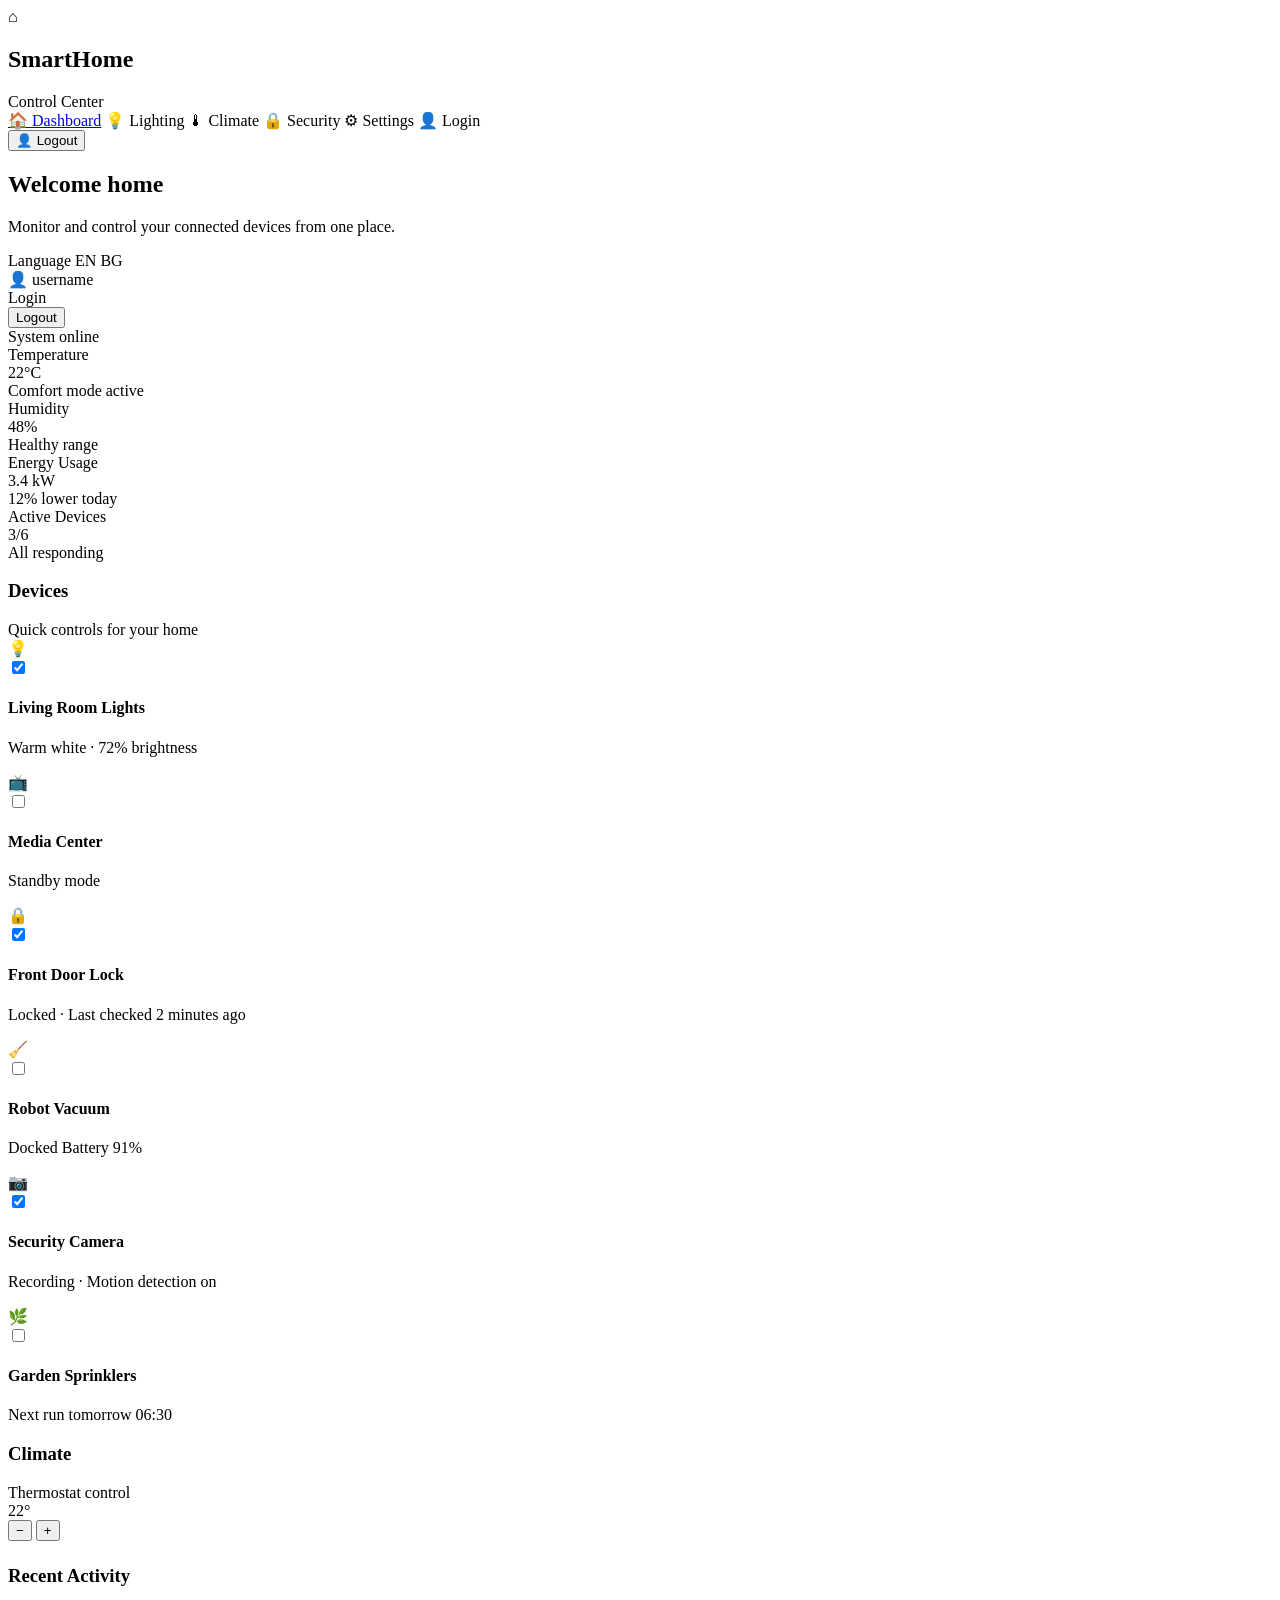
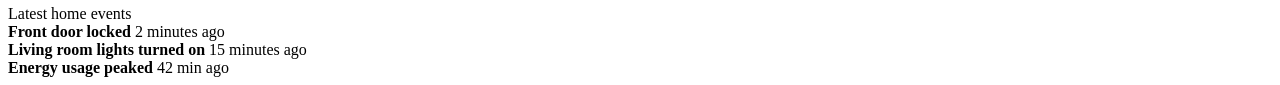
<file: src/main/resources/templates/index.html>
<!DOCTYPE html>
<html lang="en" th:lang="${#locale.language}"  xmlns:th="http://www.thymeleaf.org">
<head>
    <meta charset="UTF-8">
    <meta name="viewport" content="width=device-width, initial-scale=1.0">
    <title th:text="#{app.title}">Smart Home Dashboard</title>
    <link rel="stylesheet" th:href="@{/css/dashboard.css}">

</head>

<body>
<div class="app">
    <aside class="sidebar">
        <div class="brand">
            <div class="brand-icon">⌂</div>
            <div>
                <h1 th:text="#{app.brand}">SmartHome</h1>
                <span th:text="#{app.subtitle}">Control Center</span>
            </div>
        </div>

        <nav class="nav">
            <a class="nav-item active" href="#" th:text="'🏠 ' + #{nav.dashboard}">🏠 Dashboard</a>
            <a class="nav-item" th:href="@{/lighting}" th:text="'💡 ' + #{nav.lighting}">💡 Lighting</a>
            <a class="nav-item" th:href="@{/climate}" th:text="'🌡 ' + #{nav.climate}">🌡 Climate</a>
            <a class="nav-item" th:href="@{/security}" th:text="'🔒 ' + #{nav.security}">🔒 Security</a>
            <a class="nav-item" th:href="@{/settings}"  th:text="'⚙ ' + #{nav.settings}">⚙ Settings</a>
            <a class="nav-item" th:if="${loggedInUsername == null}" th:href="@{/login}" th:text="'👤 ' + #{nav.login}">👤 Login </a>
            <form th:if="${loggedInUsername != null}" th:action="@{/logout}" method="post" class="nav-logout-form">
                <button type="submit" class="nav-item nav-logout-button" th:text="'👤 ' + #{nav.logout}">
                    👤 Logout
                </button>
            </form>
        </nav>
    </aside>

    <main class="main">
        <section class="topbar">
            <div>
                <h2 th:text="#{topbar.welcome}">Welcome home</h2>
                <p th:text="#{topbar.description}">Monitor and control your connected devices from one place.</p>
            </div>

            <div class="topbar-actions">
                <div class="language-switch">
                    <span class="language-title" th:text="#{language.label}">Language</span>

                    <a class="language-button"
                       th:href="@{/(lang='en')}"
                       th:classappend="${#locale.language == 'en'} ? ' active' : ''">
                        EN
                    </a>

                    <a class="language-button"
                       th:href="@{/(lang='bg')}"
                       th:classappend="${#locale.language == 'bg'} ? ' active' : ''">
                        BG
                    </a>
                </div>
                <div class="user-pill" th:if="${loggedInUsername != null}">
                    👤 <span th:text="${loggedInUsername}">username</span>
                </div>
                <a th:if="${loggedInUsername == null}"
                   class="topbar-login-button"
                   th:href="@{/login}"
                   th:text="#{nav.login}">
                    Login
                </a>
                <form class="topbar-form" th:if="${loggedInUsername != null}" th:action="@{/logout}" method="post">
                    <button class="topbar-login-button" type="submit" th:text="#{nav.logout}">Logout</button>
                </form>
                <div class="status-pill">
                    <span class="status-dot"></span>
                    <span th:text="#{topbar.online}">System online</span>
                </div>
            </div>
        </section>

        <section class="summary-grid">
            <article class="summary-card">
                <div class="summary-label" th:text="#{summary.temperature}">Temperature</div>
                <div class="summary-value"><span id="summaryTemperature">22</span>°C</div>
                <div class="summary-trend" th:text="#{summary.temperature.status}">Comfort mode active</div>
            </article>

            <article class="summary-card">
                <div class="summary-label" th:text="#{summary.humidity}">Humidity</div>
                <div class="summary-value">48%</div>
                <div class="summary-trend" th:text="#{summary.humidity.status}">Healthy range</div>
            </article>

            <article class="summary-card">
                <div class="summary-label" th:text="#{summary.energy}">Energy Usage</div>
                <div class="summary-value">3.4 kW</div>
                <div class="summary-trend" th:text="#{summary.energy.status}">12% lower today</div>
            </article>

            <article class="summary-card">
                <div class="summary-label" th:text="#{summary.devices}">Active Devices</div>
                <div class="summary-value"><span id="activeDevices">3</span>/6</div>
                <div class="summary-trend" th:text="#{summary.devices.status}">All responding</div>
            </article>
        </section>

        <section class="content-grid">
            <div class="panel">
                <div class="panel-header">
                    <div>
                        <h3 th:text="#{devices.title}">Devices</h3>
                        <span th:text="#{devices.subtitle}">Quick controls for your home</span>
                    </div>
                </div>

                <div class="devices-grid">
                    <article class="device-card">
                        <div class="device-top">
                            <div class="device-icon">💡</div>
                            <label class="switch">
                                <input class="device-toggle" type="checkbox" checked>
                                <span class="slider"></span>
                            </label>
                        </div>
                        <h4 th:text="#{device.livingRoomLights}">Living Room Lights</h4>
                        <p th:text="#{device.livingRoomLights.details}">Warm white · 72% brightness</p>
                    </article>

                    <article class="device-card">
                        <div class="device-top">
                            <div class="device-icon">📺</div>
                            <label class="switch">
                                <input class="device-toggle" type="checkbox">
                                <span class="slider"></span>
                            </label>
                        </div>
                        <h4 th:text="#{device.mediaCenter}">Media Center</h4>
                        <p th:text="#{device.mediaCenter.details}">Standby mode</p>
                    </article>

                    <article class="device-card">
                        <div class="device-top">
                            <div class="device-icon">🔒</div>
                            <label class="switch">
                                <input class="device-toggle" type="checkbox" checked>
                                <span class="slider"></span>
                            </label>
                        </div>
                        <h4 th:text="#{device.frontDoorLock}" >Front Door Lock</h4>
                        <p th:text="#{device.frontDoorLock.details}">Locked · Last checked 2 minutes ago</p>
                    </article>

                    <article class="device-card">
                        <div class="device-top">
                            <div class="device-icon">🧹</div>
                            <label class="switch">
                                <input class="device-toggle" type="checkbox">
                                <span class="slider"></span>
                            </label>
                        </div>
                        <h4 th:text="#{device.robotVacuum}">Robot Vacuum</h4>
                        <p th:text="#{device.robotVacuum.details}">Docked Battery 91%</p>
                    </article>

                    <article class="device-card">
                        <div class="device-top">
                            <div class="device-icon">📷</div>
                            <label class="switch">
                                <input class="device-toggle" type="checkbox" checked>
                                <span class="slider"></span>
                            </label>
                        </div>
                        <h4 th:text="#{device.securityCamera}">Security Camera</h4>
                        <p th:text="#{device.securityCamera.details}">Recording · Motion detection on</p>
                    </article>

                    <article class="device-card">
                        <div class="device-top">
                            <div class="device-icon">🌿</div>
                            <label class="switch">
                                <input class="device-toggle" type="checkbox">
                                <span class="slider"></span>
                            </label>
                        </div>
                        <h4 th:text="#{device.gardenSprinklers}">Garden Sprinklers</h4>
                        <p th:text="#{device.gardenSprinklers.details}">Next run tomorrow 06:30</p>
                    </article>
                </div>
            </div>

            <div class="side-stack">
                <section class="panel">
                    <div class="panel-header">
                        <div>
                            <h3 th:text="#{climate.title}">Climate</h3>
                            <span th:text="#{climate.subtitle}">Thermostat control</span>
                        </div>
                    </div>

                    <div class="temperature-box">
                        <div>
                            <div class="temperature-ring">
                                <div class="temperature-value">
                                    <span id="temperatureValue">22</span>°
                                </div>
                            </div>

                            <div class="temperature-actions">
                                <button class="round-button" type="button" onclick="changeTemperature(-1)">−</button>
                                <button class="round-button" type="button" onclick="changeTemperature(1)">+</button>
                            </div>
                        </div>
                    </div>
                </section>

                <section class="panel" style="margin-top: 24px;">
                    <div class="panel-header">
                        <div>
                            <h3 th:text="#{activity.title}">Recent Activity</h3>
                            <span th:text="#{activity.subtitle}">Latest home events</span>
                        </div>
                    </div>

                    <div class="activity-list">
                        <div class="activity-item">
                            <span class="activity-dot"></span>
                            <div>
                                <strong th:text="#{activity.door}">Front door locked</strong>
                                <span th:text="#{activity.door.time}">2 minutes ago</span>
                            </div>
                        </div>

                        <div class="activity-item">
                            <span class="activity-dot" style="background: var(--success);"></span>
                            <div>
                                <strong th:text="#{activity.lights}">Living room lights turned on</strong>
                                <span th:text="#{activity.lights.time}">15 minutes ago</span>
                            </div>
                        </div>

                        <div class="activity-item">
                            <span class="activity-dot" style="background: var(--warning);"></span>
                            <div>
                                <strong th:text="#{activity.energy}">Energy usage peaked</strong>
                                <span th:text="#{activity.energy.time}">42 min ago</span>
                            </div>
                        </div>
                    </div>
                </section>
            </div>
        </section>
    </main>
</div>

<script>
    let temperature = 22;

    function changeTemperature(amount) {
        temperature += amount;

        if (temperature < 16) {
            temperature = 16;
        }

        if (temperature > 30) {
            temperature = 30;
        }

        document.getElementById("temperatureValue").textContent = temperature;
        document.getElementById("summaryTemperature").textContent = temperature;
    }

    function updateActiveDevices() {
        const toggles = document.querySelectorAll(".device-toggle");
        const activeCount = Array.from(toggles).filter(toggle => toggle.checked).length;

        document.getElementById("activeDevices").textContent = activeCount;
    }

    document.querySelectorAll(".device-toggle").forEach(toggle => {
        toggle.addEventListener(",change", updateActiveDevices);
    });

    updateActiveDevices();
</script>
</body>
</html>
</file>
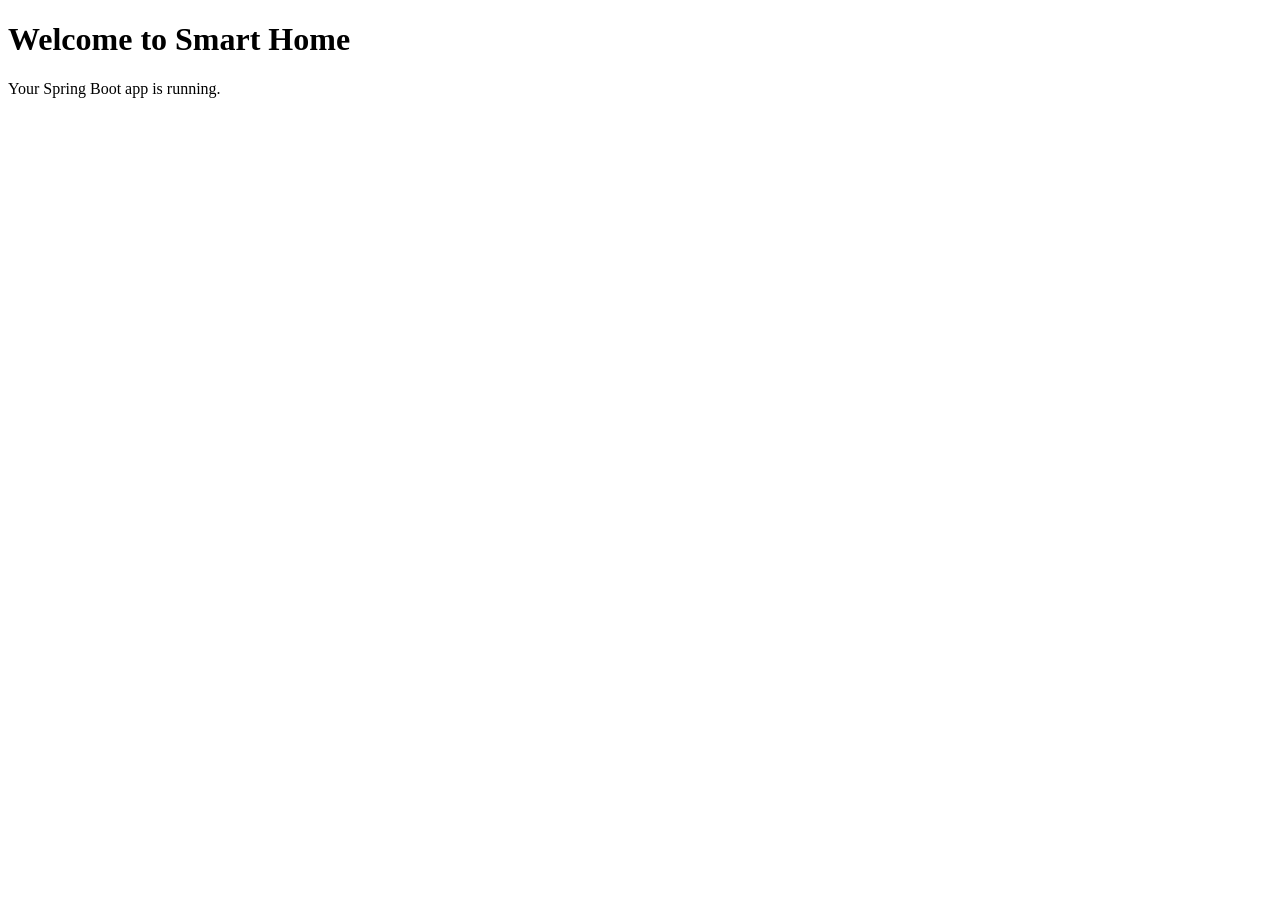
<file: src/SmartHomeApp.html>
<!DOCTYPE html>
<html lang="en">
<head>
    <meta charset="UTF-8">
    <title>Smart Home</title>
</head>
<body>
    <h1>Welcome to Smart Home</h1>
    <p>Your Spring Boot app is running.</p>
</body>
</html>
</file>
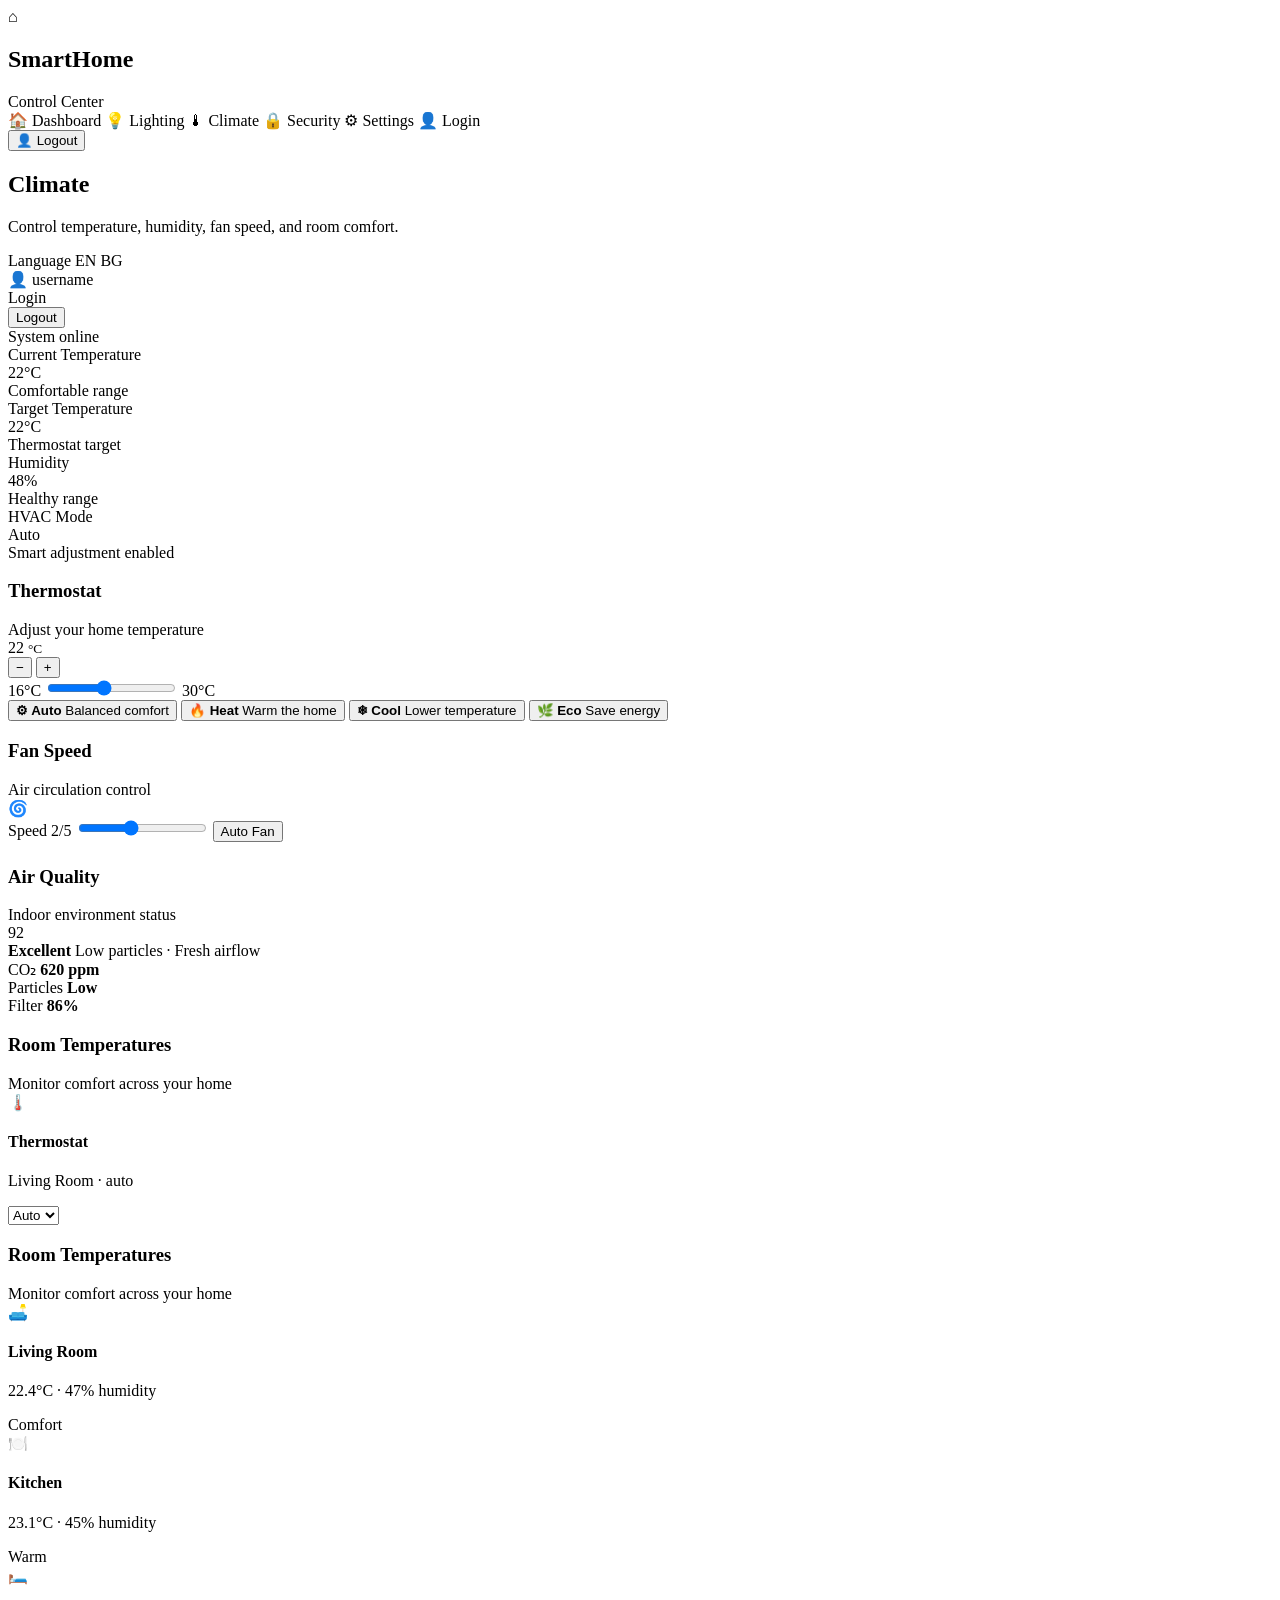
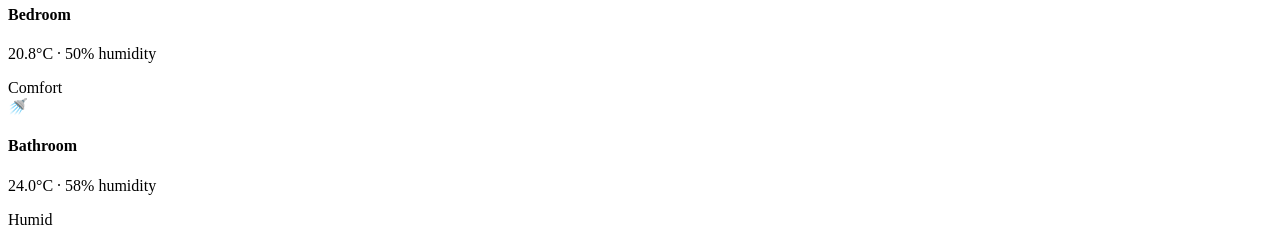
<file: src/main/resources/templates/climate.html>
<!DOCTYPE html>
<html lang="en" th:lang="${#locale.language}" xmlns:th="http://www.thymeleaf.org">
<head>
    <meta charset="UTF-8">
    <meta name="viewport" content="width=device-width, initial-scale=1.0">
    <title th:text="#{climate.page.title}">Climate - Smart Home</title>
    <link rel="stylesheet" th:href="@{/css/dashboard.css}">
</head>

<body>
<div class="app">
    <aside class="sidebar">
        <div class="brand">
            <div class="brand-icon">⌂</div>
            <div>
                <h1 th:text="#{app.brand}">SmartHome</h1>
                <span th:text="#{app.subtitle}">Control Center</span>
            </div>
        </div>

        <nav class="nav">
            <a class="nav-item" th:href="@{/}" th:text="'🏠 ' + #{nav.dashboard}">🏠 Dashboard</a>
            <a class="nav-item" th:href="@{/lighting}" th:text="'💡 ' + #{nav.lighting}">💡 Lighting</a>
            <a class="nav-item active" th:href="@{/climate}" th:text="'🌡 ' + #{nav.climate}">🌡 Climate</a>
            <a class="nav-item" th:href="@{/security}" th:text="'🔒 ' + #{nav.security}">🔒 Security</a>
            <a class="nav-item" th:href="@{/settings}"  th:text="'⚙ ' + #{nav.settings}">⚙ Settings</a>
            <a class="nav-item" th:if="${loggedInUsername == null}" th:href="@{/login}" th:text="'👤 ' + #{nav.login}">👤 Login </a>
            <form th:if="${loggedInUsername != null}" th:action="@{/logout}" method="post" class="nav-logout-form">
                <button type="submit" class="nav-item nav-logout-button" th:text="'👤 ' + #{nav.logout}">
                    👤 Logout
                </button>
            </form>
        </nav>
    </aside>

    <main class="main">
        <section class="topbar">
            <div>
                <h2 th:text="#{climate.page.heading}">Climate</h2>
                <p th:text="#{climate.page.description}">Control temperature, humidity, fan speed, and room comfort.</p>
            </div>

            <div class="topbar-actions">
                <div class="language-switch">
                    <span class="language-title" th:text="#{language.label}">Language</span>

                    <a class="language-button"
                       th:href="@{/climate(lang='en')}"
                       th:classappend="${#locale.language == 'en'} ? ' active' : ''">
                        EN
                    </a>

                    <a class="language-button"
                       th:href="@{/climate(lang='bg')}"
                       th:classappend="${#locale.language == 'bg'} ? ' active' : ''">
                        BG
                    </a>
                </div>
                <div class="user-pill" th:if="${loggedInUsername != null}">
                    👤 <span th:text="${loggedInUsername}">username</span>
                </div>
                <a th:if="${loggedInUsername == null}"
                   class="topbar-login-button"
                   th:href="@{/login}"
                   th:text="#{nav.login}">
                    Login
                </a>
                <form class="topbar-form" th:if="${loggedInUsername != null}" th:action="@{/logout}" method="post">
                    <button class="topbar-login-button" type="submit" th:text="#{nav.logout}">Logout</button>
                </form>
                <div class="status-pill">
                    <span class="status-dot"></span>
                    <span th:text="#{topbar.online}">System online</span>
                </div>
            </div>
        </section>

        <section class="summary-grid">
            <article class="summary-card">
                <div class="summary-label" th:text="#{climate.summary.currentTemperature}">Current Temperature</div>
                <div class="summary-value"><span id="currentTemperature">22</span>°C</div>
                <div class="summary-trend" th:text="#{climate.summary.currentTemperature.status}">Comfortable range</div>
            </article>

            <article class="summary-card">
                <div class="summary-label" th:text="#{climate.summary.targetTemperature}">Target Temperature</div>
                <div class="summary-value"><span id="targetTemperatureSummary">22</span>°C</div>
                <div class="summary-trend" th:text="#{climate.summary.targetTemperature.status}">Thermostat target</div>
            </article>

            <article class="summary-card">
                <div class="summary-label" th:text="#{climate.summary.humidity}">Humidity</div>
                <div class="summary-value"><span id="humidityValue">48</span>%</div>
                <div class="summary-trend" th:text="#{climate.summary.humidity.status}">Healthy range</div>
            </article>

            <article class="summary-card">
                <div class="summary-label" th:text="#{climate.summary.hvacMode}">HVAC Mode</div>
                <div class="summary-value climate-mode-summary" id="activeModeSummary" th:text="#{climate.mode.auto}">Auto</div>
                <div class="summary-trend" th:text="#{climate.summary.hvacMode.status}">Smart adjustment enabled</div>
            </article>
        </section>

        <section class="content-grid climate-layout">
            <div class="panel climate-control-panel">
                <div class="panel-header">
                    <div>
                        <h3 th:text="#{climate.thermostat.title}">Thermostat</h3>
                        <span th:text="#{climate.thermostat.subtitle}">Adjust your home temperature</span>
                    </div>

                    <span class="climate-status-badge"
                          id="systemStatus"
                          th:data-eco-saving="#{climate.status.ecoSaving}"
                          th:data-heating-active="#{climate.status.heatingActive}"
                          th:data-cooling-active="#{climate.status.coolingActive}"
                          th:data-stable="#{climate.status.stable}"
                          th:text="#{climate.status.heatingStandby}">
                        Heating standby
                    </span>
                </div>

                <div class="climate-thermostat">
                    <div class="climate-ring">
                        <div class="climate-ring-inner">
                            <span id="targetTemperature">22</span>
                            <small>°C</small>
                        </div>
                    </div>

                    <div class="climate-actions">
                        <button class="climate-round-button" type="button" onclick="changeTargetTemperature(-1)">−</button>
                        <button class="climate-round-button" type="button" onclick="changeTargetTemperature(1)">+</button>
                    </div>

                    <div class="temperature-range">
                        <span>16°C</span>
                        <input id="temperatureSlider"
                               class="temperature-slider"
                               type="range"
                               min="16"
                               max="30"
                               value="22"
                               oninput="setTargetTemperature(this.value)">
                        <span>30°C</span>
                    </div>
                </div>

                <div class="climate-modes">
                    <button class="mode-card active"
                            type="button"
                            th:data-mode="#{climate.mode.auto}"
                            onclick="setClimateMode(event, this.dataset.mode)">
                        <strong th:text="'⚙ ' + #{climate.mode.auto}">⚙ Auto</strong>
                        <span th:text="#{climate.mode.auto.description}">Balanced comfort</span>
                    </button>

                    <button class="mode-card"
                            type="button"
                            th:data-mode="#{climate.mode.heat}"
                            onclick="setClimateMode(event, this.dataset.mode)">
                        <strong th:text="'🔥 ' + #{climate.mode.heat}">🔥 Heat</strong>
                        <span th:text="#{climate.mode.heat.description}">Warm the home</span>
                    </button>

                    <button class="mode-card"
                            type="button"
                            th:data-mode="#{climate.mode.cool}"
                            onclick="setClimateMode(event, this.dataset.mode)">
                        <strong th:text="'❄ ' + #{climate.mode.cool}">❄ Cool</strong>
                        <span th:text="#{climate.mode.cool.description}">Lower temperature</span>
                    </button>

                    <button class="mode-card"
                            type="button"
                            th:data-mode="#{climate.mode.eco}"
                            onclick="setClimateMode(event, this.dataset.mode)">
                        <strong th:text="'🌿 ' + #{climate.mode.eco}">🌿 Eco</strong>
                        <span th:text="#{climate.mode.eco.description}">Save energy</span>
                    </button>
                </div>
            </div>

            <div class="side-stack">
                <section class="panel">
                    <div class="panel-header">
                        <div>
                            <h3 th:text="#{climate.fan.title}">Fan Speed</h3>
                            <span th:text="#{climate.fan.subtitle}">Air circulation control</span>
                        </div>
                    </div>

                    <div class="fan-control">
                        <div class="fan-icon" id="fanIcon">🌀</div>

                        <label class="brightness-label">
                            <span th:text="#{climate.fan.speed}">Speed</span>
                            <span class="brightness-value"><span id="fanSpeedValue">2</span>/5</span>
                        </label>

                        <input id="fanSpeedSlider"
                               class="brightness-slider"
                               type="range"
                               min="0"
                               max="5"
                               value="2"
                               oninput="updateFanSpeed(this.value)">

                        <button class="scene-button fan-auto-button"
                                type="button"
                                onclick="setAutoFan()"
                                th:text="#{climate.fan.auto}">
                            Auto Fan
                        </button>
                    </div>
                </section>

                <section class="panel" style="margin-top: 24px;">
                    <div class="panel-header">
                        <div>
                            <h3 th:text="#{climate.airQuality.title}">Air Quality</h3>
                            <span th:text="#{climate.airQuality.subtitle}">Indoor environment status</span>
                        </div>
                    </div>

                    <div class="air-quality-card">
                        <div class="air-quality-score">92</div>
                        <div>
                            <strong th:text="#{climate.airQuality.excellent}">Excellent</strong>
                            <span th:text="#{climate.airQuality.details}">Low particles · Fresh airflow</span>
                        </div>
                    </div>

                    <div class="climate-metric-list">
                        <div class="climate-metric">
                            <span th:text="#{climate.airQuality.co2}">CO₂</span>
                            <strong>620 ppm</strong>
                        </div>
                        <div class="climate-metric">
                            <span th:text="#{climate.airQuality.particles}">Particles</span>
                            <strong th:text="#{climate.airQuality.particles.low}">Low</strong>
                        </div>
                        <div class="climate-metric">
                            <span th:text="#{climate.airQuality.filter}">Filter</span>
                            <strong>86%</strong>
                        </div>
                    </div>
                </section>
            </div>
        </section>

        <section class="panel room-climate-panel">
            <div class="panel-header">
                <div>
                    <h3 th:text="#{climate.rooms.title}">Room Temperatures</h3>
                    <span th:text="#{climate.rooms.subtitle}">Monitor comfort across your home</span>
                </div>
            </div>

            <div class="room-climate-grid">
                <article class="room-climate-card" th:each="device : ${devices}">
                    <div class="device-icon">🌡️</div>

                    <div>
                        <h4 th:text="${device.name}">Thermostat</h4>
                        <p>
                            <span th:text="${device.room}">Living Room</span>
                            ·
                            <span th:text="${device.mode}">auto</span>
                        </p>
                    </div>

                    <form th:action="@{/devices/mode}" method="post">
                        <input type="hidden" name="deviceId" th:value="${device.id}">
                        <input type="hidden" name="returnTo" value="/climate">

                        <select name="mode" class="form-input" onchange="this.form.submit()">
                            <option value="auto" th:selected="${device.mode == 'auto'}">Auto</option>
                            <option value="heat" th:selected="${device.mode == 'heat'}">Heat</option>
                            <option value="cool" th:selected="${device.mode == 'cool'}">Cool</option>
                            <option value="eco" th:selected="${device.mode == 'eco'}">Eco</option>
                        </select>
                    </form>
                </article>
            </div>
        </section>

        <section class="panel room-climate-panel">
            <div class="panel-header">
                <div>
                    <h3 th:text="#{climate.rooms.title}">Room Temperatures</h3>
                    <span th:text="#{climate.rooms.subtitle}">Monitor comfort across your home</span>
                </div>
            </div>

            <div class="room-climate-grid">
                <article class="room-climate-card">
                    <div class="device-icon">🛋️</div>
                    <div>
                        <h4 th:text="#{climate.room.livingRoom}">Living Room</h4>
                        <p th:text="#{climate.room.livingRoom.details}">22.4°C · 47% humidity</p>
                    </div>
                    <span class="room-status comfortable" th:text="#{climate.room.status.comfort}">Comfort</span>
                </article>

                <article class="room-climate-card">
                    <div class="device-icon">🍽️</div>
                    <div>
                        <h4 th:text="#{climate.room.kitchen}">Kitchen</h4>
                        <p th:text="#{climate.room.kitchen.details}">23.1°C · 45% humidity</p>
                    </div>
                    <span class="room-status warm" th:text="#{climate.room.status.warm}">Warm</span>
                </article>

                <article class="room-climate-card">
                    <div class="device-icon">🛏️</div>
                    <div>
                        <h4 th:text="#{climate.room.bedroom}">Bedroom</h4>
                        <p th:text="#{climate.room.bedroom.details}">20.8°C · 50% humidity</p>
                    </div>
                    <span class="room-status comfortable" th:text="#{climate.room.status.comfort}">Comfort</span>
                </article>

                <article class="room-climate-card">
                    <div class="device-icon">🚿</div>
                    <div>
                        <h4 th:text="#{climate.room.bathroom}">Bathroom</h4>
                        <p th:text="#{climate.room.bathroom.details}">24.0°C · 58% humidity</p>
                    </div>
                    <span class="room-status humid" th:text="#{climate.room.status.humid}">Humid</span>
                </article>
            </div>
        </section>
    </main>
</div>

<script>
    let targetTemperature = 22;

    function changeTargetTemperature(amount) {
        setTargetTemperature(targetTemperature + amount);
    }

    function setTargetTemperature(value) {
        targetTemperature = Number(value);

        if (targetTemperature < 16) {
            targetTemperature = 16;
        }

        if (targetTemperature > 30) {
            targetTemperature = 30;
        }

        document.getElementById("targetTemperature").textContent = targetTemperature;
        document.getElementById("targetTemperatureSummary").textContent = targetTemperature;
        document.getElementById("temperatureSlider").value = targetTemperature;

        updateSystemStatus();
    }

    function setClimateMode(event, mode) {
        document.querySelectorAll(".mode-card").forEach(card => {
            card.classList.remove("active");
        });

        event.currentTarget.classList.add("active");
        document.getElementById("activeModeSummary").textContent = mode;

        updateSystemStatus();
    }

    function updateSystemStatus() {
        const currentTemperature = Number(document.getElementById("currentTemperature").textContent);
        const activeMode = document.getElementById("activeModeSummary").textContent;
        const systemStatus = document.getElementById("systemStatus");
        const ecoMode = document.querySelector(".mode-card:nth-child(4)").dataset.mode;

        if (activeMode === ecoMode) {
            systemStatus.textContent = systemStatus.dataset.ecoSaving;
            return;
        }

        if (targetTemperature > currentTemperature) {
            systemStatus.textContent = systemStatus.dataset.heatingActive;
        } else if (targetTemperature < currentTemperature) {
            systemStatus.textContent = systemStatus.dataset.coolingActive;
        } else {
            systemStatus.textContent = systemStatus.dataset.stable;
        }
    }

    function updateFanSpeed(value) {
        document.getElementById("fanSpeedValue").textContent = value;

        const fanIcon = document.getElementById("fanIcon");

        if (Number(value) === 0) {
            fanIcon.textContent = "⏸";
        } else {
            fanIcon.textContent = "🌀";
        }
    }

    function setAutoFan() {
        document.getElementById("fanSpeedSlider").value = 3;
        updateFanSpeed(3);
    }

    updateSystemStatus();
</script>
</body>
</html>
</file>
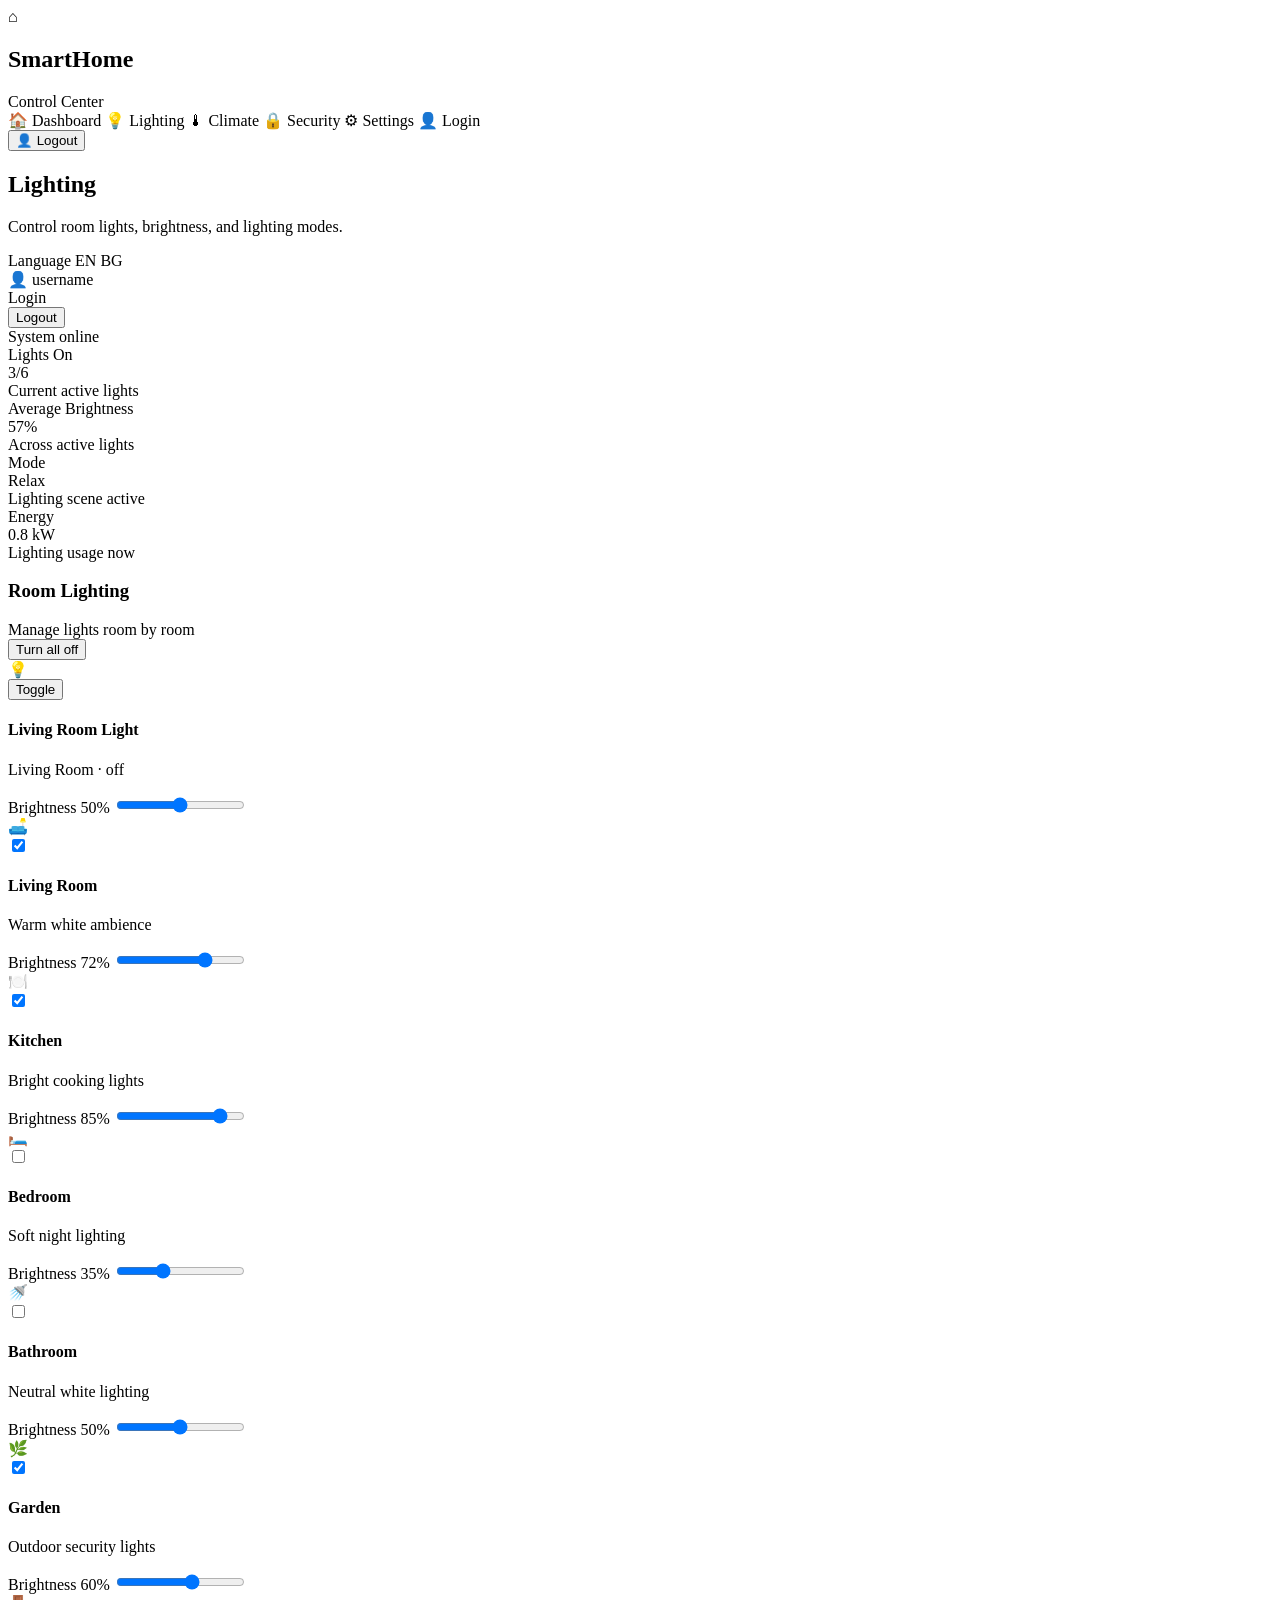
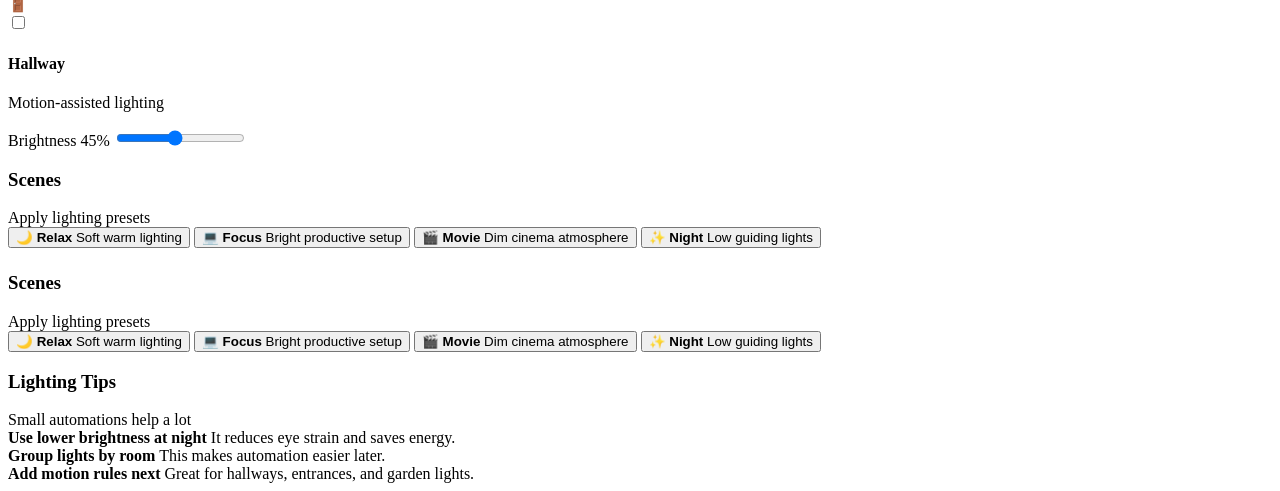
<file: src/main/resources/templates/lighting.html>
<!DOCTYPE html>
<html lang="en" th:lang="${#locale.language}" xmlns:th="http://www.thymeleaf.org">
<head>
    <meta charset="UTF-8">
    <meta name="viewport" content="width=device-width, initial-scale=1.0">
    <title th:text="#{lighting.page.title}">Lighting - Smart Home</title>
    <link rel="stylesheet" th:href="@{/css/dashboard.css}">
</head>

<body>
<div class="app">
    <aside class="sidebar">
        <div class="brand">
            <div class="brand-icon">⌂</div>
            <div>
                <h1 th:text="#{app.brand}">SmartHome</h1>
                <span th:text="#{app.subtitle}">Control Center</span>
            </div>
        </div>

        <nav class="nav">
            <a class="nav-item" th:href="@{/}" th:text="'🏠 ' + #{nav.dashboard}">🏠 Dashboard</a>
            <a class="nav-item active" th:href="@{/lighting}" th:text="'💡 ' + #{nav.lighting}">💡 Lighting</a>
            <a class="nav-item" th:href="@{/climate}" th:text="'🌡 ' + #{nav.climate}">🌡 Climate</a>
            <a class="nav-item" th:href="@{/security}" th:text="'🔒 ' + #{nav.security}">🔒 Security</a>
            <a class="nav-item" th:href="@{/settings}"  th:text="'⚙ ' + #{nav.settings}">⚙ Settings</a>
            <a class="nav-item" th:if="${loggedInUsername == null}" th:href="@{/login}" th:text="'👤 ' + #{nav.login}">👤 Login </a>
            <form th:if="${loggedInUsername != null}" th:action="@{/logout}" method="post" class="nav-logout-form">
                <button type="submit" class="nav-item nav-logout-button" th:text="'👤 ' + #{nav.logout}">
                    👤 Logout
                </button>
            </form>
            </form>
        </nav>
    </aside>

    <main class="main">
        <section class="topbar">
            <div>
                <h2 th:text="#{lighting.page.heading}">Lighting</h2>
                <p th:text="#{lighting.page.description}">Control room lights, brightness, and lighting modes.</p>
            </div>

            <div class="topbar-actions">
                <div class="language-switch">
                    <span class="language-title" th:text="#{language.label}">Language</span>

                    <a class="language-button"
                       th:href="@{/lighting(lang='en')}"
                       th:classappend="${#locale.language == 'en'} ? ' active' : ''">
                        EN
                    </a>

                    <a class="language-button"
                       th:href="@{/lighting(lang='bg')}"
                       th:classappend="${#locale.language == 'bg'} ? ' active' : ''">
                        BG
                    </a>
                </div>

                <div class="user-pill" th:if="${loggedInUsername != null}">
                    👤 <span th:text="${loggedInUsername}">username</span>
                </div>
                <a th:if="${loggedInUsername == null}"
                   class="topbar-login-button"
                   th:href="@{/login}"
                   th:text="#{nav.login}">
                    Login
                </a>
                <form class="topbar-form" th:if="${loggedInUsername != null}" th:action="@{/logout}" method="post">
                    <button class="topbar-login-button" type="submit" th:text="#{nav.logout}">Logout</button>
                </form>
                <div class="status-pill">
                    <span class="status-dot"></span>
                    <span th:text="#{topbar.online}">System online</span>
                </div>
            </div>
        </section>

        <section class="summary-grid">
            <article class="summary-card">
                <div class="summary-label" th:text="#{lighting.summary.lightsOn}">Lights On</div>
                <div class="summary-value"><span id="lightsOnCount">3</span>/6</div>
                <div class="summary-trend" th:text="#{lighting.summary.lightsOn.status}">Current active lights</div>
            </article>

            <article class="summary-card">
                <div class="summary-label" th:text="#{lighting.summary.averageBrightness}">Average Brightness</div>
                <div class="summary-value"><span id="averageBrightness">62</span>%</div>
                <div class="summary-trend" th:text="#{lighting.summary.averageBrightness.status}">Across active lights</div>
            </article>

            <article class="summary-card">
                <div class="summary-label" th:text="#{lighting.summary.mode}">Mode</div>
                <div class="summary-value" id="currentMode" th:text="#{lighting.scene.relax}">Relax</div>
                <div class="summary-trend" th:text="#{lighting.summary.mode.status}">Lighting scene active</div>
            </article>

            <article class="summary-card">
                <div class="summary-label" th:text="#{lighting.summary.energy}">Energy</div>
                <div class="summary-value" th:text="#{lighting.summary.energy.value}">0.8 kW</div>
                <div class="summary-trend" th:text="#{lighting.summary.energy.status}">Lighting usage now</div>
            </article>
        </section>

        <section class="content-grid lighting-layout">
            <div class="panel">
                <div class="panel-header">
                    <div>
                        <h3 th:text="#{lighting.rooms.title}">Room Lighting</h3>
                        <span th:text="#{lighting.rooms.subtitle}">Manage lights room by room</span>
                    </div>

                    <button class="scene-button" type="button" onclick="turnOffAllLights()" th:text="#{lighting.rooms.turnOffAll}">
                        Turn all off
                    </button>
                </div>

                <div class="lighting-grid">

                    <article class="light-card" th:each="device : ${devices}">
                        <div class="light-card-top">
                            <div class="device-icon">💡</div>

                            <form th:action="@{/devices/toggle}" method="post">
                                <input type="hidden" name="deviceId" th:value="${device.id}">
                                <button type="submit" class="scene-button"
                                        th:text="${device.status == 'on'} ? 'Turn off' : 'Turn on'">
                                    Toggle
                                </button>
                            </form>
                        </div>

                        <h4 th:text="${device.name}">Living Room Light</h4>
                        <p>
                            <span th:text="${device.room}">Living Room</span>
                            ·
                            <span th:text="${device.status}">off</span>
                        </p>

                        <form th:action="@{/devices/brightness}" method="post">
                            <input type="hidden" name="deviceId" th:value="${device.id}">

                            <label class="brightness-label">
                                <span th:text="#{lighting.brightness}">Brightness</span>
                                <span class="brightness-value">
                                        <span th:text="${device.brightness}">100</span>%
                                    </span>
                            </label>

                            <input class="brightness-slider"
                                   type="range"
                                   min="0"
                                   max="100"
                                   name="brightness"
                                   th:value="${device.brightness}"
                                   onchange="this.form.submit()">
                        </form>
                    </article>

                    <article class="light-card">
                        <div class="light-card-top">
                            <div class="device-icon">🛋️</div>
                            <label class="switch">
                                <input class="light-toggle" type="checkbox" checked>
                                <span class="slider"></span>
                            </label>
                        </div>

                        <h4 th:text="#{lighting.room.livingRoom}">Living Room</h4>
                        <p th:text="#{lighting.room.livingRoom.details}">Warm white ambience</p>

                        <label class="brightness-label">
                            <span th:text="#{lighting.brightness}">Brightness</span>
                            <span class="brightness-value">72%</span>
                        </label>
                        <input class="brightness-slider" type="range" min="0" max="100" value="72">
                    </article>

                    <article class="light-card">
                        <div class="light-card-top">
                            <div class="device-icon">🍽️</div>
                            <label class="switch">
                                <input class="light-toggle" type="checkbox" checked>
                                <span class="slider"></span>
                            </label>
                        </div>

                        <h4 th:text="#{lighting.room.kitchen}">Kitchen</h4>
                        <p th:text="#{lighting.room.kitchen.details}">Bright cooking lights</p>

                        <label class="brightness-label">
                            <span th:text="#{lighting.brightness}">Brightness</span>
                            <span class="brightness-value">85%</span>
                        </label>
                        <input class="brightness-slider" type="range" min="0" max="100" value="85">
                    </article>

                    <article class="light-card">
                        <div class="light-card-top">
                            <div class="device-icon">🛏️</div>
                            <label class="switch">
                                <input class="light-toggle" type="checkbox">
                                <span class="slider"></span>
                            </label>
                        </div>

                        <h4 th:text="#{lighting.room.bedroom}">Bedroom</h4>
                        <p th:text="#{lighting.room.bedroom.details}">Soft night lighting</p>

                        <label class="brightness-label">
                            <span th:text="#{lighting.brightness}">Brightness</span>
                            <span class="brightness-value">35%</span>
                        </label>
                        <input class="brightness-slider" type="range" min="0" max="100" value="35">
                    </article>

                    <article class="light-card">
                        <div class="light-card-top">
                            <div class="device-icon">🚿</div>
                            <label class="switch">
                                <input class="light-toggle" type="checkbox">
                                <span class="slider"></span>
                            </label>
                        </div>

                        <h4 th:text="#{lighting.room.bathroom}">Bathroom</h4>
                        <p th:text="#{lighting.room.bathroom.details}">Neutral white lighting</p>

                        <label class="brightness-label">
                            <span th:text="#{lighting.brightness}">Brightness</span>
                            <span class="brightness-value">50%</span>
                        </label>
                        <input class="brightness-slider" type="range" min="0" max="100" value="50">
                    </article>

                    <article class="light-card">
                        <div class="light-card-top">
                            <div class="device-icon">🌿</div>
                            <label class="switch">
                                <input class="light-toggle" type="checkbox" checked>
                                <span class="slider"></span>
                            </label>
                        </div>

                        <h4 th:text="#{lighting.room.garden}">Garden</h4>
                        <p th:text="#{lighting.room.garden.details}">Outdoor security lights</p>

                        <label class="brightness-label">
                            <span th:text="#{lighting.brightness}">Brightness</span>
                            <span class="brightness-value">60%</span>
                        </label>
                        <input class="brightness-slider" type="range" min="0" max="100" value="60">
                    </article>

                    <article class="light-card">
                        <div class="light-card-top">
                            <div class="device-icon">🚪</div>
                            <label class="switch">
                                <input class="light-toggle" type="checkbox">
                                <span class="slider"></span>
                            </label>
                        </div>

                        <h4 th:text="#{lighting.room.hallway}">Hallway</h4>
                        <p th:text="#{lighting.room.hallway.details}">Motion-assisted lighting</p>

                        <label class="brightness-label">
                            <span th:text="#{lighting.brightness}">Brightness</span>
                            <span class="brightness-value">45%</span>
                        </label>
                        <input class="brightness-slider" type="range" min="0" max="100" value="45">
                    </article>
                </div>
            </div>

            <div class="side-stack">
                <section class="panel">
                    <div class="panel-header">
                        <div>
                            <h3>Scenes</h3>
                            <span>Apply lighting presets</span>
                        </div>
                    </div>

                    <div class="scene-list">
                        <button class="scene-card active" type="button" onclick="setScene('Relax', 55)">
                            <strong>🌙 Relax</strong>
                            <span>Soft warm lighting</span>
                        </button>

                        <button class="scene-card" type="button" onclick="setScene('Focus', 90)">
                            <strong>💻 Focus</strong>
                            <span>Bright productive setup</span>
                        </button>

                        <button class="scene-card" type="button" onclick="setScene('Movie', 25)">
                            <strong>🎬 Movie</strong>
                            <span>Dim cinema atmosphere</span>
                        </button>

                        <button class="scene-card" type="button" onclick="setScene('Night', 15)">
                            <strong>✨ Night</strong>
                            <span>Low guiding lights</span>
                        </button>
                    </div>
                </section>

                <section class="panel" style="margin-top: 24px;">
                    <div class="panel-header">
                        <div>
                            <h3 th:text="#{lighting.scenes.title}">Scenes</h3>
                            <span th:text="#{lighting.scenes.subtitle}">Apply lighting presets</span>
                        </div>
                    </div>

                    <div class="scene-list">
                        <button class="scene-card active"
                                type="button"
                                th:data-scene-name="#{lighting.scene.relax}"
                                onclick="setScene(this.dataset.sceneName, 55)">
                            <strong th:text="'🌙 ' + #{lighting.scene.relax}">🌙 Relax</strong>
                            <span th:text="#{lighting.scene.relax.details}">Soft warm lighting</span>
                        </button>
                        <button class="scene-card"
                                type="button"
                                th:data-scene-name="#{lighting.scene.focus}"
                                onclick="setScene(this.dataset.sceneName, 90)">
                            <strong th:text="'💻 ' + #{lighting.scene.focus}">💻 Focus</strong>
                            <span th:text="#{lighting.scene.focus.details}">Bright productive setup</span>
                        </button>
                        <button class="scene-card"
                                type="button"
                                th:data-scene-name="#{lighting.scene.movie}"
                                onclick="setScene(this.dataset.sceneName, 25)">
                            <strong th:text="'🎬 ' + #{lighting.scene.movie}">🎬 Movie</strong>
                            <span th:text="#{lighting.scene.movie.details}">Dim cinema atmosphere</span>
                        </button>

                        <button class="scene-card"
                                type="button"
                                th:data-scene-name="#{lighting.scene.night}"
                                onclick="setScene(this.dataset.sceneName, 15)">
                            <strong th:text="'✨ ' + #{lighting.scene.night}">✨ Night</strong>
                            <span th:text="#{lighting.scene.night.details}">Low guiding lights</span>
                        </button>
                    </div>
                    <div class="panel-header">
                        <div>
                            <h3 th:text="#{lighting.tips.title}">Lighting Tips</h3>
                            <span th:text="#{lighting.tips.subtitle}">Small automations help a lot</span>
                        </div>
                    </div>


                    <div class="activity-list">
                        <div class="activity-item">
                            <span class="activity-dot"></span>
                            <div>
                                <strong th:text="#{lighting.tip.lowerBrightness}">Use lower brightness at night</strong>
                                <span th:text="#{lighting.tip.lowerBrightness.details}">It reduces eye strain and saves energy.</span>
                            </div>
                        </div>
                        </div>

                        <div class="activity-item">
                            <span class="activity-dot" style="background: var(--success);"></span>
                            <div>
                                <strong th:text="#{lighting.tip.groupRooms}">Group lights by room</strong>
                                <span th:text="#{lighting.tip.groupRooms.details}">This makes automation easier later.</span>
                            </div>
                        </div>

                        <div class="activity-item">
                            <span class="activity-dot" style="background: var(--warning);"></span>
                            <div>
                                <strong th:text="#{lighting.tip.motionRules}">Add motion rules next</strong>
                                <span th:text="#{lighting.tip.motionRules.details}">Great for hallways, entrances, and garden lights.</span>
                            </div>
                        </div>
                </section>
            </div>
        </section>
    </main>
</div>

<script>
    function updateLightingSummary() {
        const toggles = document.querySelectorAll(".light-toggle");
        const sliders = document.querySelectorAll(".brightness-slider");

        const activeLights = Array.from(toggles).filter(toggle => toggle.checked).length;
        document.getElementById("lightsOnCount").textContent = activeLights;

        let totalBrightness = 0;

        sliders.forEach(slider => {
            totalBrightness += Number(slider.value);
        });

        const averageBrightness = Math.round(totalBrightness / sliders.length);
        document.getElementById("averageBrightness").textContent = averageBrightness;
    }

    function updateBrightnessLabels() {
        document.querySelectorAll(".light-card").forEach(card => {
            const slider = card.querySelector(".brightness-slider");
            const value = card.querySelector(".brightness-value");

            value.textContent = `${slider.value}%`;
        });
    }

    function turnOffAllLights() {
        document.querySelectorAll(".light-toggle").forEach(toggle => {
            toggle.checked = false;
        });

        updateLightingSummary();
    }

    function setScene(sceneName, brightness) {
        document.getElementById("currentMode").textContent = sceneName;

        document.querySelectorAll(".scene-card").forEach(card => {
            card.classList.remove("active");
        });

        event.currentTarget.classList.add("active");

        document.querySelectorAll(".light-toggle").forEach(toggle => {
            toggle.checked = true;
        });

        document.querySelectorAll(".brightness-slider").forEach(slider => {
            slider.value = brightness;
        });

        updateBrightnessLabels();
        updateLightingSummary();
    }

    document.querySelectorAll(".light-toggle").forEach(toggle => {
        toggle.addEventListener("change", updateLightingSummary);
    });

    document.querySelectorAll(".brightness-slider").forEach(slider => {
        slider.addEventListener("input", () => {
            updateBrightnessLabels();
            updateLightingSummary();
        });
    });

    updateBrightnessLabels();
    updateLightingSummary();
</script>
</body>
</html>
</file>
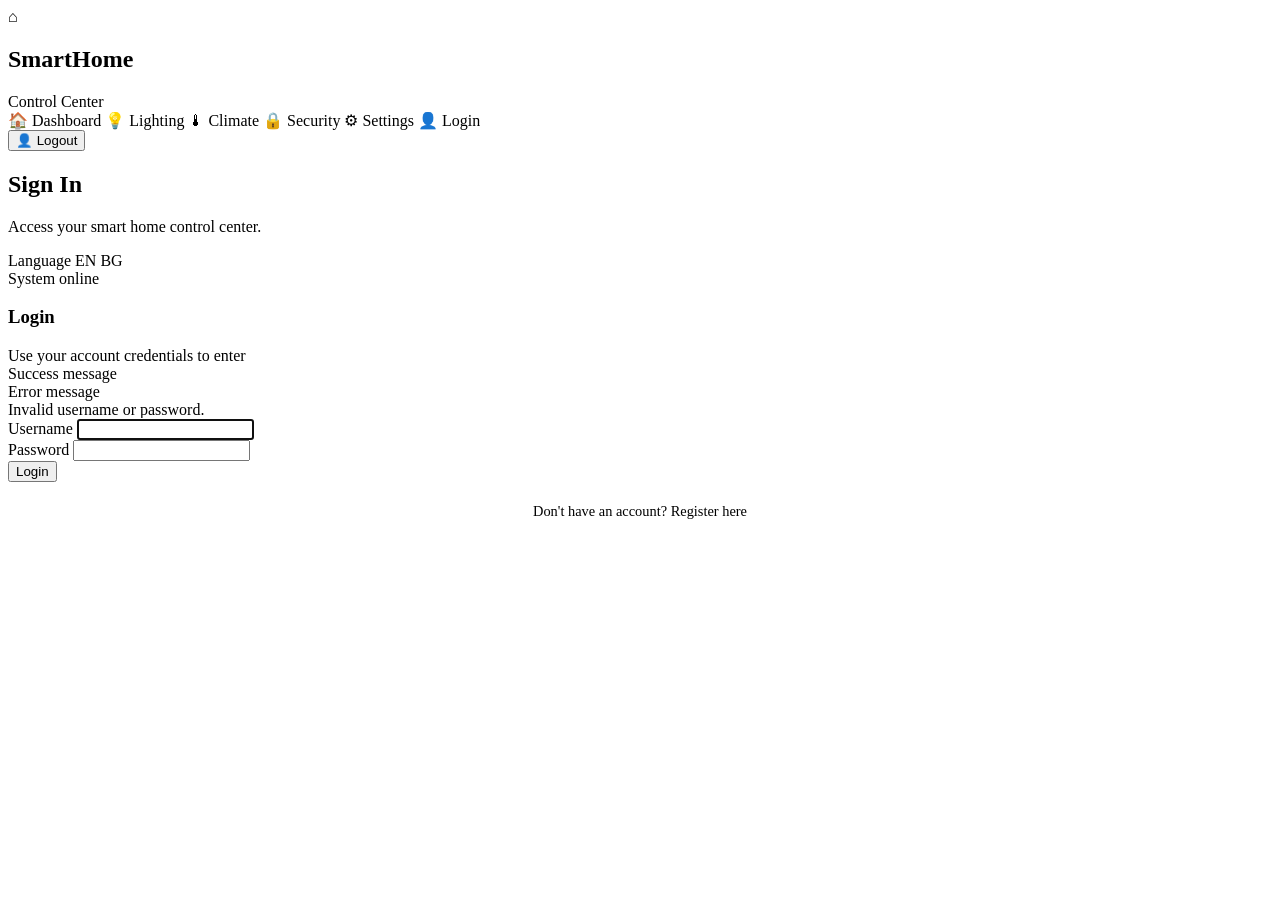
<file: src/main/resources/templates/login.html>
﻿<!DOCTYPE html>
<html lang="en" th:lang="${#locale.language}" xmlns:th="http://www.thymeleaf.org">
<head>
    <meta charset="UTF-8">
    <meta name="viewport" content="width=device-width, initial-scale=1.0">
    <title th:text="#{login.page.title}">LOGIN - Smart Home</title>
    <link rel="stylesheet" th:href="@{/css/dashboard.css}">
</head>

<body>
<div class="app">
    <aside class="sidebar">
        <div class="brand">
            <div class="brand-icon">⌂</div>
            <div>
                <h1 th:text="#{app.brand}">SmartHome</h1>
                <span th:text="#{app.subtitle}">Control Center</span>
            </div>
        </div>

        <nav class="nav">
            <a class="nav-item" th:href="@{/}" th:text="'🏠 ' + #{nav.dashboard}">🏠 Dashboard</a>
            <a class="nav-item" th:href="@{/lighting}" th:text="'💡 ' + #{nav.lighting}">💡 Lighting</a>
            <a class="nav-item" th:href="@{/climate}" th:text="'🌡 ' + #{nav.climate}">🌡 Climate</a>
            <a class="nav-item" th:href="@{/security}" th:text="'🔒 ' + #{nav.security}">🔒 Security</a>
            <a class="nav-item" th:href="@{/settings}" th:text="'⚙ ' + #{nav.settings}">⚙ Settings</a>
            <a class="nav-item active"
               th:if="${loggedInUsername == null}"
               th:href="@{/login}"
               th:text="'👤 ' + #{nav.login}">
                👤 Login
            </a>
            <form th:if="${loggedInUsername != null}" th:action="@{/logout}" method="post" class="nav-logout-form">
                <button type="submit" class="nav-item nav-logout-button" th:text="'👤 ' + #{nav.logout}">
                    👤 Logout
                </button>
            </form>
        </nav>
    </aside>

    <main class="main">
        <section class="topbar">
            <div>
                <h2 th:text="#{login.page.heading}">Sign In</h2>
                <p th:text="#{login.page.description}">Access your smart home control center.</p>
            </div>

            <div class="topbar-actions">
                <div class="language-switch">
                    <span class="language-title" th:text="#{language.label}">Language</span>

                    <a class="language-button"
                       th:href="@{/login(lang='en')}"
                       th:classappend="${#locale.language == 'en'} ? ' active' : ''">
                        EN
                    </a>

                    <a class="language-button"
                       th:href="@{/login(lang='bg')}"
                       th:classappend="${#locale.language == 'bg'} ? ' active' : ''">
                        BG
                    </a>
                </div>

                <div class="status-pill">
                    <span class="status-dot"></span>
                    <span th:text="#{topbar.online}">System online</span>
                </div>
            </div>
        </section>

        <section class="content-grid">
            <div class="panel login-container">
                <div class="panel-header">
                    <div>
                        <h3 th:text="#{login.form.title}">Login</h3>
                        <span th:text="#{login.form.subtitle}">Use your account credentials to enter</span>
                    </div>
                </div>

                <div th:if="${successMessage}" class="app-message app-message-success" th:text="${successMessage}">
                    Success message
                </div>

                <div th:if="${errorMessage}" class="app-message app-message-error" th:text="${errorMessage}">
                    Error message
                </div>

                <div th:if="${loginError}" class="app-message app-message-error" th:text="${loginError}">
                    Invalid username or password.
                </div>

                <form th:action="@{/login}" method="post" id="loginForm">
                    <div class="form-group">
                        <label for="username" th:text="#{login.label.username}">Username</label>
                        <input type="text"
                               id="username"
                               name="username"
                               class="form-input"
                               required
                               autofocus>
                    </div>

                    <div class="form-group">
                        <label for="password" th:text="#{login.label.password}">Password</label>
                        <input type="password"
                               id="password"
                               name="password"
                               class="form-input"
                               required
                               minlength="8">
                    </div>

                    <button type="submit" class="btn-primary" th:text="#{login.button.submit}">
                        Login
                    </button>
                </form>

                <div style="margin-top: 20px; text-align: center;">
                    <a th:href="@{/register}"
                       style="color: var(--primary); text-decoration: none; font-size: 0.9rem;"
                       th:text="#{login.link.register}">
                        Don't have an account? Register here
                    </a>
                </div>
            </div>
        </section>
    </main>
</div>
</body>
</html>
</file>
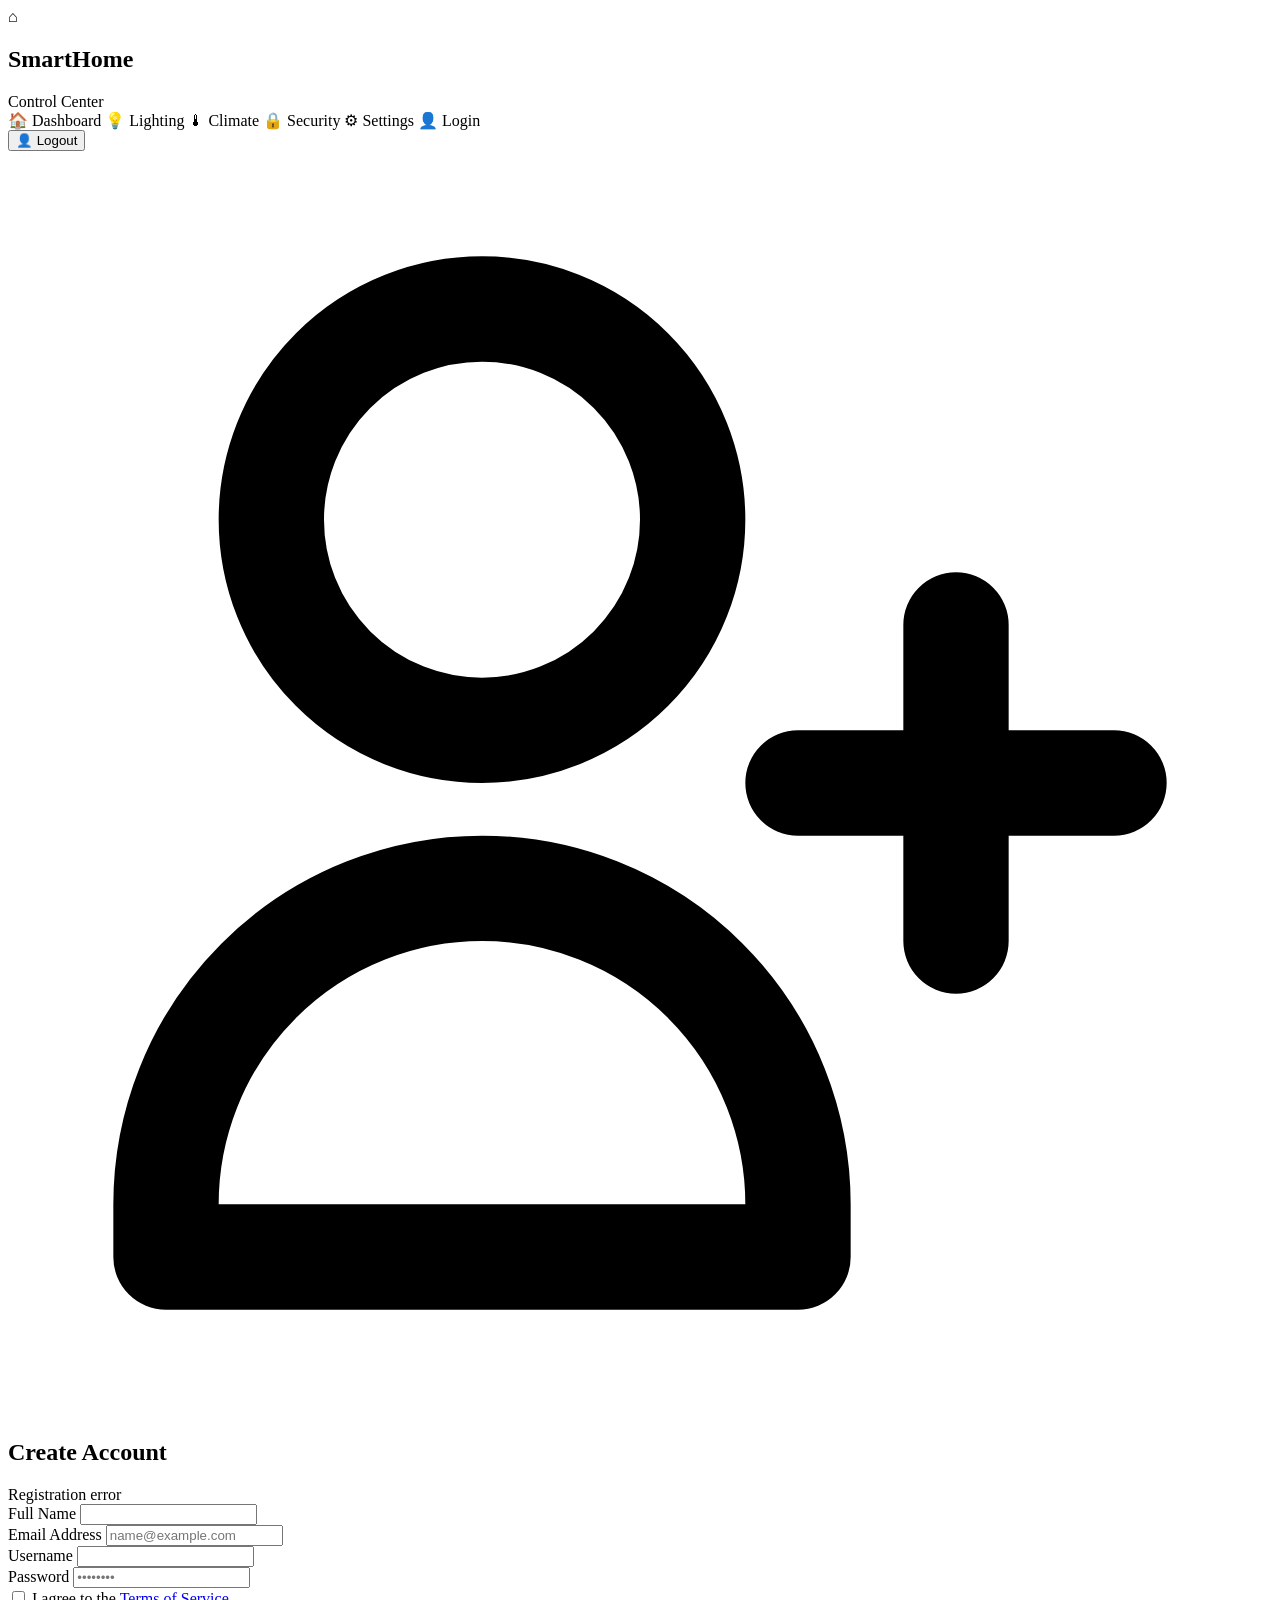
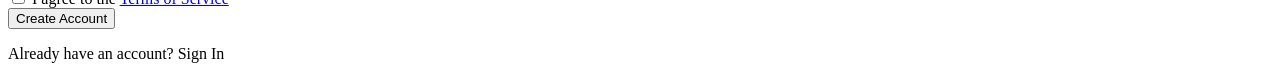
<file: src/main/resources/templates/register.html>
﻿<!DOCTYPE html>
<html lang="en" th:lang="${#locale.language}" xmlns:th="http://www.thymeleaf.org">
<head>
  <meta charset="UTF-8">
  <meta name="viewport" content="width=device-width, initial-scale=1.0">
  <title th:text="#{login.page.title}">SmartHome - Register</title>
  <link rel="stylesheet" th:href="@{/css/dashboard.css}">
</head>

<body class="bg-slate-950 text-slate-200 min-h-screen">
<div class="app">
  <aside class="sidebar">
    <div class="brand">
      <div class="brand-icon">⌂</div>
      <div>
        <h1 th:text="#{app.brand}">SmartHome</h1>
        <span th:text="#{app.subtitle}">Control Center</span>
      </div>
    </div>

    <nav class="nav">
      <nav class="nav">
        <a class="nav-item" th:href="@{/}" th:text="'🏠 ' + #{nav.dashboard}">🏠 Dashboard</a>
        <a class="nav-item" th:href="@{/lighting}" th:text="'💡 ' + #{nav.lighting}">💡 Lighting</a>
        <a class="nav-item" th:href="@{/climate}" th:text="'🌡 ' + #{nav.climate}">🌡 Climate</a>
        <a class="nav-item" th:href="@{/security}" th:text="'🔒 ' + #{nav.security}">🔒 Security</a>
        <a class="nav-item" th:href="@{/settings}" th:text="'⚙ ' + #{nav.settings}">⚙ Settings</a>
        <a class="nav-item" th:if="${loggedInUsername == null}" th:href="@{/login}" th:text="'👤 ' + #{nav.login}">👤 Login </a>
        <form th:if="${loggedInUsername != null}" th:action="@{/logout}" method="post" class="nav-logout-form">
          <button type="submit" class="nav-item nav-logout-button" th:text="'👤 ' + #{nav.logout}">
            👤 Logout
          </button>
        </form>
      </nav>
    </nav>
  </aside>

  <main class="main">
    <section class="content-grid register-content">
      <div class="register-wrapper">
        <!-- Brand Header -->
        <div class="register-header">
          <div class="register-icon">
            <svg xmlns="http://www.w3.org/2000/svg" fill="none" viewBox="0 0 24 24" stroke="currentColor">
              <path stroke-linecap="round" stroke-linejoin="round" stroke-width="2" d="M18 9v3m0 0v3m0-3h3m-3 0h-3m-2-5a4 4 0 11-8 0 4 4 0 018 0zM3 20a6 6 0 0112 0v1H3v-1z" />
            </svg>
          </div>
          <h1 class="register-title" th:text="#{register.title}">Create Account</h1>
        </div>

        <!-- Registration Card -->
        <div class="register-card">
          <div th:if="${registerError}" class="app-message app-message-error" th:text="${registerError}">
            Registration error
          </div>

          <form th:action="@{/register}" method="POST" class="register-form">

            <!-- Full Name -->
            <div class="form-group">
              <label th:text="#{register.label.fullname}">Full Name</label>
              <input type="text" name="fullName" required minlength="2"
                     class="form-input"
                     th:placeholder="#{register.placeholder.fullname}">
            </div>

            <!-- Email -->
            <div class="form-group">
              <label th:text="#{register.label.email}">Email Address</label>
              <input type="email" name="email" required
                     class="form-input"
                     placeholder="name@example.com">
            </div>

            <!-- Username -->
            <div class="form-group">
              <label th:text="#{login.label.username}">Username</label>
              <input type="text" name="username" required minlength="3" maxlength="30"
                     class="form-input"
                     th:placeholder="#{login.placeholder.username}">
            </div>

            <!-- Password -->
            <div class="form-group">
              <label th:text="#{login.label.password}">Password</label>
              <input type="password" name="password" required minlength="8"
                     class="form-input"
                     placeholder="••••••••">
            </div>

            <!-- Terms Checkbox -->
            <div class="terms-row">
              <input type="checkbox" required class="terms-checkbox">
              <label class="terms-label">
                <span th:text="#{register.terms.accept}">I agree to the</span>
                <a href="#" th:text="#{register.terms.link}">Terms of Service</a>
              </label>
            </div>

            <button type="submit"
                    class="register-submit"
                    th:text="#{register.btn.submit}">
              Create Account
            </button>
          </form>

          <div class="register-footer">
            <p>
              <span th:text="#{register.already.member}">Already have an account?</span>
              <a th:href="@{/login}" th:text="#{login.button.submit}">
                Sign In
              </a>
            </p>
          </div>
        </div>
      </div>
    </section>
  </main>
</div>
</body>
</html>
</file>
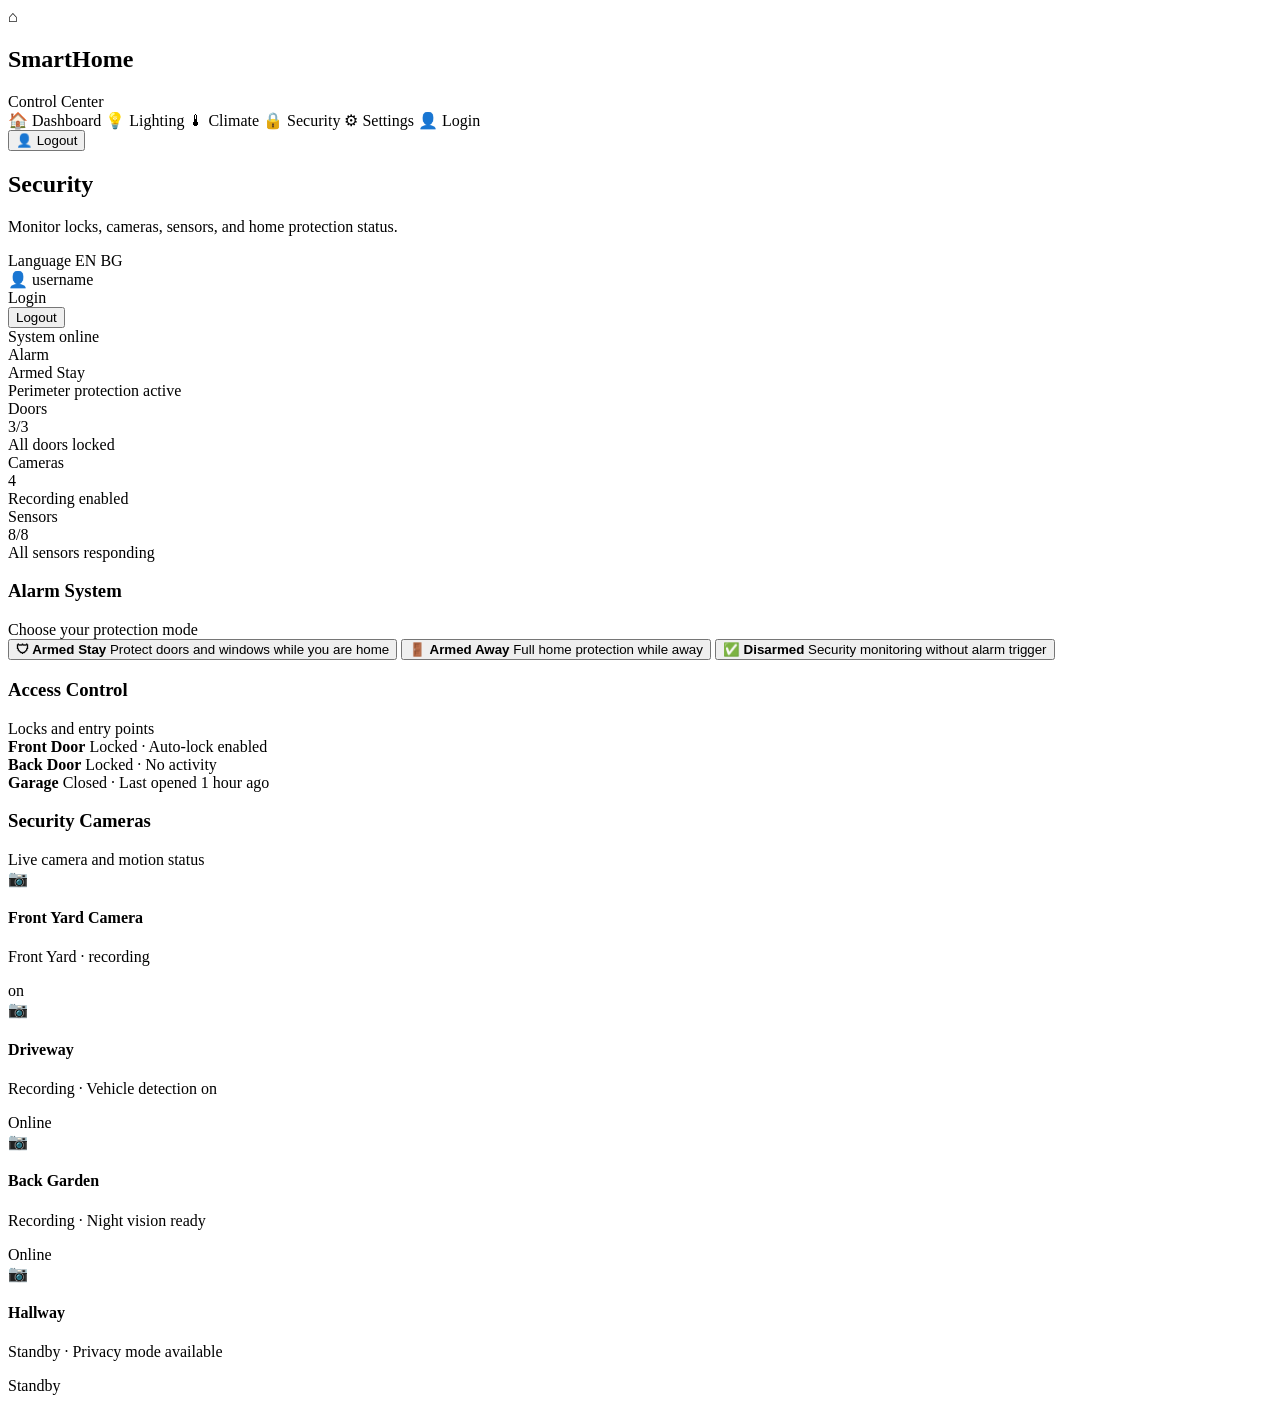
<file: src/main/resources/templates/security.html>
﻿<!DOCTYPE html>
<html lang="en" th:lang="${#locale.language}" xmlns:th="http://www.thymeleaf.org">
<head>
    <meta charset="UTF-8">
    <meta name="viewport" content="width=device-width, initial-scale=1.0">
    <title th:text="#{security.page.title}">Security - Smart Home</title>
    <link rel="stylesheet" th:href="@{/css/dashboard.css}">
</head>

<body>
<div class="app">
    <aside class="sidebar">
        <div class="brand">
            <div class="brand-icon">⌂</div>
            <div>
                <h1 th:text="#{app.brand}">SmartHome</h1>
                <span th:text="#{app.subtitle}">Control Center</span>
            </div>
        </div>

        <nav class="nav">
            <a class="nav-item" th:href="@{/}" th:text="'🏠 ' + #{nav.dashboard}">🏠 Dashboard</a>
            <a class="nav-item" th:href="@{/lighting}" th:text="'💡 ' + #{nav.lighting}">💡 Lighting</a>
            <a class="nav-item" th:href="@{/climate}" th:text="'🌡 ' + #{nav.climate}">🌡 Climate</a>
            <a class="nav-item active" th:href="@{/security}" th:text="'🔒 ' + #{nav.security}">🔒 Security</a>
            <a class="nav-item" th:href="@{/settings}" th:text="'⚙ ' + #{nav.settings}">⚙ Settings</a>
            <a class="nav-item" th:if="${loggedInUsername == null}" th:href="@{/login}" th:text="'👤 ' + #{nav.login}">👤 Login </a>
            <form th:if="${loggedInUsername != null}" th:action="@{/logout}" method="post" class="nav-logout-form">
                <button type="submit" class="nav-item nav-logout-button" th:text="'👤 ' + #{nav.logout}">
                    👤 Logout
                </button>
            </form>
        </nav>
    </aside>

    <main class="main">
        <section class="topbar">
            <div>
                <h2 th:text="#{security.page.heading}">Security</h2>
                <p th:text="#{security.page.description}">Monitor locks, cameras, sensors, and home protection status.</p>
            </div>

            <div class="topbar-actions">
                <div class="language-switch">
                    <span class="language-title" th:text="#{language.label}">Language</span>

                    <a class="language-button"
                       th:href="@{/security(lang='en')}"
                       th:classappend="${#locale.language == 'en'} ? ' active' : ''">
                        EN
                    </a>

                    <a class="language-button"
                       th:href="@{/security(lang='bg')}"
                       th:classappend="${#locale.language == 'bg'} ? ' active' : ''">
                        BG
                    </a>
                </div>
                <div class="user-pill" th:if="${loggedInUsername != null}">
                    👤 <span th:text="${loggedInUsername}">username</span>
                </div>
                <a th:if="${loggedInUsername == null}"
                   class="topbar-login-button"
                   th:href="@{/login}"
                   th:text="#{nav.login}">
                    Login
                </a>
                <form class="topbar-form" th:if="${loggedInUsername != null}" th:action="@{/logout}" method="post">
                    <button class="topbar-login-button" type="submit" th:text="#{nav.logout}">Logout</button>
                </form>
                <div class="status-pill">
                    <span class="status-dot"></span>
                    <span th:text="#{topbar.online}">System online</span>
                </div>
            </div>
        </section>

        <section class="summary-grid">
            <article class="summary-card">
                <div class="summary-label" th:text="#{security.summary.alarm}">Alarm</div>
                <div class="summary-value" id="alarmSummary" th:text="#{security.alarm.armedStay}">Armed Stay</div>
                <div class="summary-trend" th:text="#{security.summary.alarm.status}">Perimeter protection active</div>
            </article>

            <article class="summary-card">
                <div class="summary-label" th:text="#{security.summary.doors}">Doors</div>
                <div class="summary-value">3/3</div>
                <div class="summary-trend" th:text="#{security.summary.doors.status}">All doors locked</div>
            </article>

            <article class="summary-card">
                <div class="summary-label" th:text="#{security.summary.cameras}">Cameras</div>
                <div class="summary-value">4</div>
                <div class="summary-trend" th:text="#{security.summary.cameras.status}">Recording enabled</div>
            </article>

            <article class="summary-card">
                <div class="summary-label" th:text="#{security.summary.sensors}">Sensors</div>
                <div class="summary-value">8/8</div>
                <div class="summary-trend" th:text="#{security.summary.sensors.status}">All sensors responding</div>
            </article>
        </section>

        <section class="content-grid">
            <div class="panel">
                <div class="panel-header">
                    <div>
                        <h3 th:text="#{security.alarm.title}">Alarm System</h3>
                        <span th:text="#{security.alarm.subtitle}">Choose your protection mode</span>
                    </div>
                </div>

                <div class="scene-list">
                    <button class="scene-card active"
                            type="button"
                            th:data-mode="#{security.alarm.armedStay}"
                            onclick="setAlarmMode(event, this.dataset.mode)">
                        <strong th:text="'🛡 ' + #{security.alarm.armedStay}">🛡 Armed Stay</strong>
                        <span th:text="#{security.alarm.armedStay.details}">Protect doors and windows while you are home</span>
                    </button>

                    <button class="scene-card"
                            type="button"
                            th:data-mode="#{security.alarm.armedAway}"
                            onclick="setAlarmMode(event, this.dataset.mode)">
                        <strong th:text="'🚪 ' + #{security.alarm.armedAway}">🚪 Armed Away</strong>
                        <span th:text="#{security.alarm.armedAway.details}">Full home protection while away</span>
                    </button>

                    <button class="scene-card"
                            type="button"
                            th:data-mode="#{security.alarm.disarmed}"
                            onclick="setAlarmMode(event, this.dataset.mode)">
                        <strong th:text="'✅ ' + #{security.alarm.disarmed}">✅ Disarmed</strong>
                        <span th:text="#{security.alarm.disarmed.details}">Security monitoring without alarm trigger</span>
                    </button>
                </div>
            </div>

            <div class="side-stack">
                <section class="panel">
                    <div class="panel-header">
                        <div>
                            <h3 th:text="#{security.access.title}">Access Control</h3>
                            <span th:text="#{security.access.subtitle}">Locks and entry points</span>
                        </div>
                    </div>

                    <div class="activity-list">
                        <div class="activity-item">
                            <span class="activity-dot" style="background: var(--success);"></span>
                            <div>
                                <strong th:text="#{security.access.frontDoor}">Front Door</strong>
                                <span th:text="#{security.access.frontDoor.status}">Locked · Auto-lock enabled</span>
                            </div>
                        </div>

                        <div class="activity-item">
                            <span class="activity-dot" style="background: var(--success);"></span>
                            <div>
                                <strong th:text="#{security.access.backDoor}">Back Door</strong>
                                <span th:text="#{security.access.backDoor.status}">Locked · No activity</span>
                            </div>
                        </div>

                        <div class="activity-item">
                            <span class="activity-dot" style="background: var(--warning);"></span>
                            <div>
                                <strong th:text="#{security.access.garage}">Garage</strong>
                                <span th:text="#{security.access.garage.status}">Closed · Last opened 1 hour ago</span>
                            </div>
                        </div>
                    </div>
                </section>
            </div>
        </section>

        <section class="panel room-climate-panel">
            <div class="panel-header">
                <div>
                    <h3 th:text="#{security.cameras.title}">Security Cameras</h3>
                    <span th:text="#{security.cameras.subtitle}">Live camera and motion status</span>
                </div>
            </div>

            <div class="room-climate-grid">
                <article class="room-climate-card" th:each="camera : ${cameras}">
                    <div class="device-icon">📷</div>

                    <div>
                        <h4 th:text="${camera.name}">Front Yard Camera</h4>
                        <p>
                            <span th:text="${camera.room}">Front Yard</span>
                            ·
                            <span th:text="${camera.mode}">recording</span>
                        </p>
                    </div>

                    <span class="room-status comfortable" th:text="${camera.status}">
                            on
                        </span>
                </article>

                <article class="room-climate-card">
                    <div class="device-icon">📷</div>
                    <div>
                        <h4 th:text="#{security.camera.driveway}">Driveway</h4>
                        <p th:text="#{security.camera.driveway.details}">Recording · Vehicle detection on</p>
                    </div>
                    <span class="room-status comfortable" th:text="#{security.camera.status.online}">Online</span>
                </article>

                <article class="room-climate-card">
                    <div class="device-icon">📷</div>
                    <div>
                        <h4 th:text="#{security.camera.backGarden}">Back Garden</h4>
                        <p th:text="#{security.camera.backGarden.details}">Recording · Night vision ready</p>
                    </div>
                    <span class="room-status comfortable" th:text="#{security.camera.status.online}">Online</span>
                </article>

                <article class="room-climate-card">
                    <div class="device-icon">📷</div>
                    <div>
                        <h4 th:text="#{security.camera.hallway}">Hallway</h4>
                        <p th:text="#{security.camera.hallway.details}">Standby · Privacy mode available</p>
                    </div>
                    <span class="room-status warm" th:text="#{security.camera.status.standby}">Standby</span>
                </article>
            </div>
        </section>
    </main>
</div>

<script>
    function setAlarmMode(event, mode) {
        document.querySelectorAll(".scene-card").forEach(card => {
            card.classList.remove("active");
        });

        event.currentTarget.classList.add("active");
        document.getElementById("alarmSummary").textContent = mode;
    }
</script>
</body>
</html>
</file>
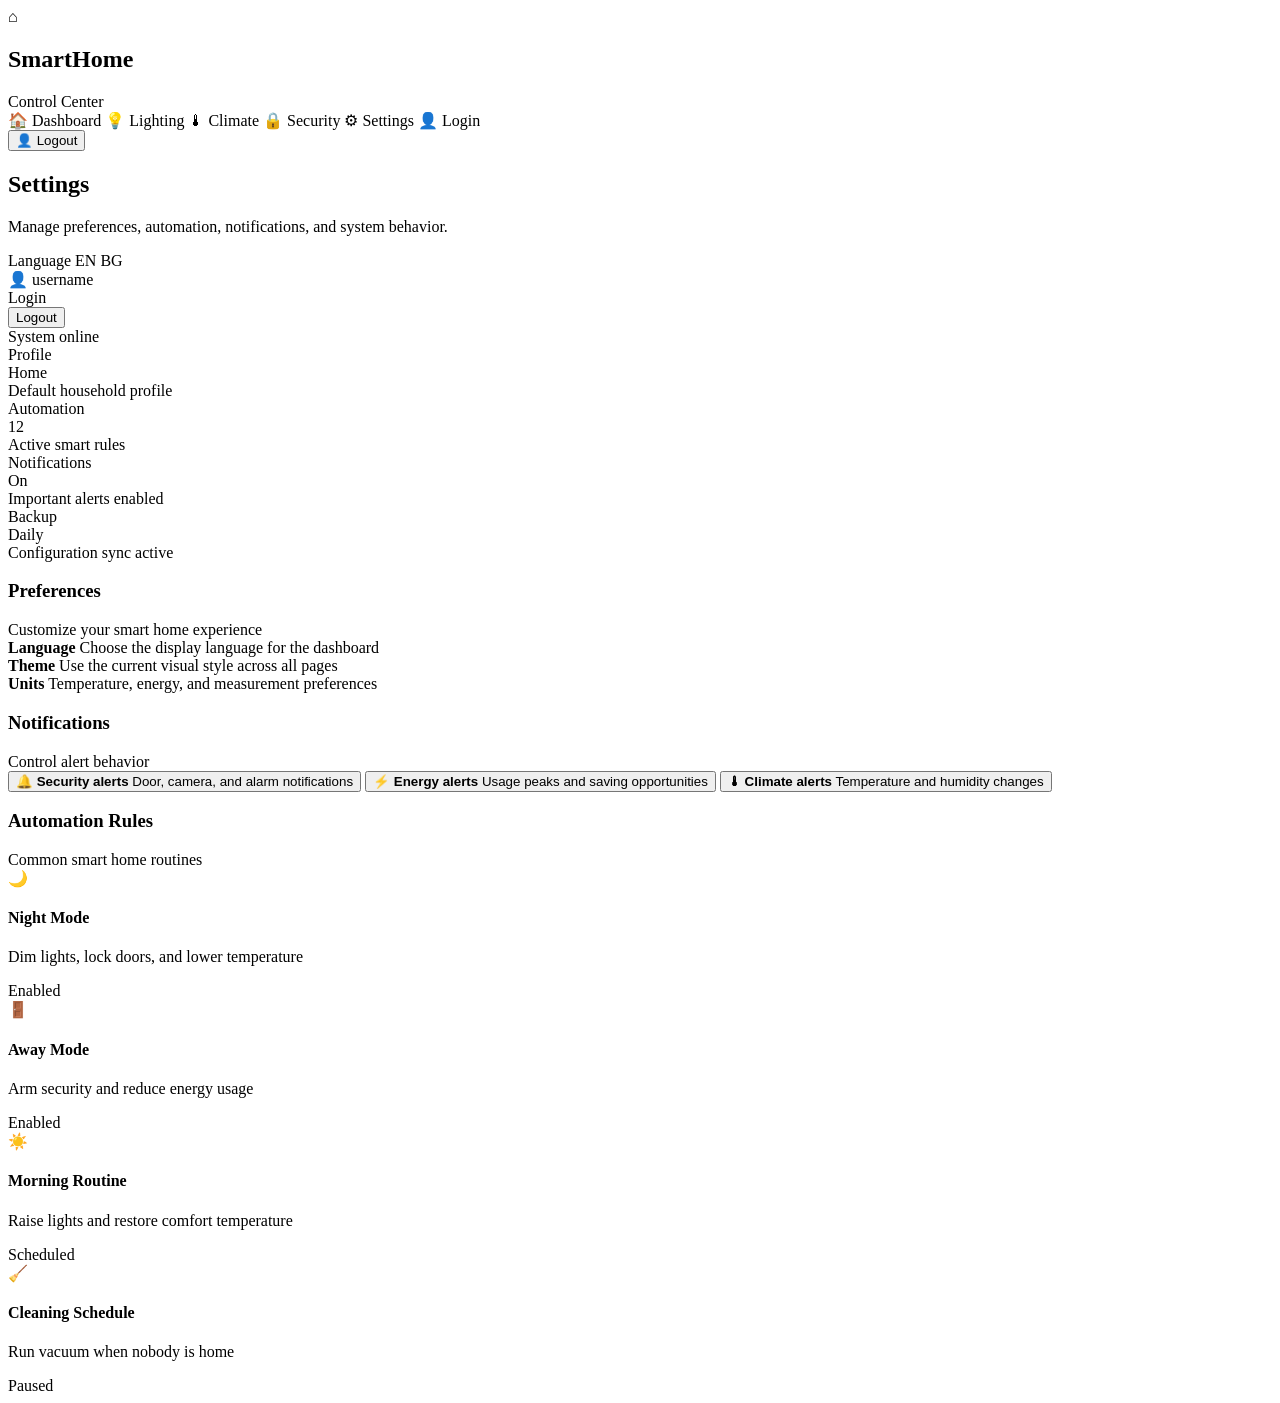
<file: src/main/resources/templates/settings.html>
﻿<!DOCTYPE html>
<html lang="en" th:lang="${#locale.language}" xmlns:th="http://www.thymeleaf.org">
<head>
    <meta charset="UTF-8">
    <meta name="viewport" content="width=device-width, initial-scale=1.0">
    <title th:text="#{settings.page.title}">Settings - Smart Home</title>
    <link rel="stylesheet" th:href="@{/css/dashboard.css}">
</head>

<body>
<div class="app">
    <aside class="sidebar">
        <div class="brand">
            <div class="brand-icon">⌂</div>
            <div>
                <h1 th:text="#{app.brand}">SmartHome</h1>
                <span th:text="#{app.subtitle}">Control Center</span>
            </div>
        </div>

        <nav class="nav">
            <a class="nav-item" th:href="@{/}" th:text="'🏠 ' + #{nav.dashboard}">🏠 Dashboard</a>
            <a class="nav-item" th:href="@{/lighting}" th:text="'💡 ' + #{nav.lighting}">💡 Lighting</a>
            <a class="nav-item" th:href="@{/climate}" th:text="'🌡 ' + #{nav.climate}">🌡 Climate</a>
            <a class="nav-item" th:href="@{/security}" th:text="'🔒 ' + #{nav.security}">🔒 Security</a>
            <a class="nav-item active" th:href="@{/settings}" th:text="'⚙ ' + #{nav.settings}">⚙ Settings</a>
            <a class="nav-item" th:if="${loggedInUsername == null}" th:href="@{/login}" th:text="'👤 ' + #{nav.login}">👤 Login </a>
            <form th:if="${loggedInUsername != null}" th:action="@{/logout}" method="post" class="nav-logout-form">
                <button type="submit" class="nav-item nav-logout-button" th:text="'👤 ' + #{nav.logout}">
                    👤 Logout
                </button>
            </form>
        </nav>
    </aside>

    <main class="main">
        <section class="topbar">
            <div>
                <h2 th:text="#{settings.page.heading}">Settings</h2>
                <p th:text="#{settings.page.description}">Manage preferences, automation, notifications, and system behavior.</p>
            </div>

            <div class="topbar-actions">
                <div class="language-switch">
                    <span class="language-title" th:text="#{language.label}">Language</span>

                    <a class="language-button"
                       th:href="@{/settings(lang='en')}"
                       th:classappend="${#locale.language == 'en'} ? ' active' : ''">
                        EN
                    </a>

                    <a class="language-button"
                       th:href="@{/settings(lang='bg')}"
                       th:classappend="${#locale.language == 'bg'} ? ' active' : ''">
                        BG
                    </a>
                </div>
                <div class="user-pill" th:if="${loggedInUsername != null}">
                    👤 <span th:text="${loggedInUsername}">username</span>
                </div>
                <a th:if="${loggedInUsername == null}"
                   class="topbar-login-button"
                   th:href="@{/login}"
                   th:text="#{nav.login}">
                    Login
                </a>
                <form class="topbar-form" th:if="${loggedInUsername != null}" th:action="@{/logout}" method="post">
                    <button class="topbar-login-button" type="submit" th:text="#{nav.logout}">Logout</button>
                </form>
                <div class="status-pill">
                    <span class="status-dot"></span>
                    <span th:text="#{topbar.online}">System online</span>
                </div>
            </div>
        </section>

        <section class="summary-grid">
            <article class="summary-card">
                <div class="summary-label" th:text="#{settings.summary.profile}">Profile</div>
                <div class="summary-value" th:text="#{settings.summary.profile.value}">Home</div>
                <div class="summary-trend" th:text="#{settings.summary.profile.status}">Default household profile</div>
            </article>

            <article class="summary-card">
                <div class="summary-label" th:text="#{settings.summary.automation}">Automation</div>
                <div class="summary-value">12</div>
                <div class="summary-trend" th:text="#{settings.summary.automation.status}">Active smart rules</div>
            </article>

            <article class="summary-card">
                <div class="summary-label" th:text="#{settings.summary.notifications}">Notifications</div>
                <div class="summary-value" th:text="#{settings.summary.notifications.value}">On</div>
                <div class="summary-trend" th:text="#{settings.summary.notifications.status}">Important alerts enabled</div>
            </article>

            <article class="summary-card">
                <div class="summary-label" th:text="#{settings.summary.backup}">Backup</div>
                <div class="summary-value" th:text="#{settings.summary.backup.value}">Daily</div>
                <div class="summary-trend" th:text="#{settings.summary.backup.status}">Configuration sync active</div>
            </article>
        </section>

        <section class="content-grid">
            <div class="panel">
                <div class="panel-header">
                    <div>
                        <h3 th:text="#{settings.preferences.title}">Preferences</h3>
                        <span th:text="#{settings.preferences.subtitle}">Customize your smart home experience</span>
                    </div>
                </div>

                <div class="activity-list">
                    <div class="activity-item">
                        <span class="activity-dot" style="background: var(--success);"></span>
                        <div>
                            <strong th:text="#{settings.preference.language}">Language</strong>
                            <span th:text="#{settings.preference.language.details}">Choose the display language for the dashboard</span>
                        </div>
                    </div>

                    <div class="activity-item">
                        <span class="activity-dot" style="background: var(--success);"></span>
                        <div>
                            <strong th:text="#{settings.preference.theme}">Theme</strong>
                            <span th:text="#{settings.preference.theme.details}">Use the current visual style across all pages</span>
                        </div>
                    </div>

                    <div class="activity-item">
                        <span class="activity-dot" style="background: var(--warning);"></span>
                        <div>
                            <strong th:text="#{settings.preference.units}">Units</strong>
                            <span th:text="#{settings.preference.units.details}">Temperature, energy, and measurement preferences</span>
                        </div>
                    </div>
                </div>
            </div>

            <div class="side-stack">
                <section class="panel">
                    <div class="panel-header">
                        <div>
                            <h3 th:text="#{settings.notifications.title}">Notifications</h3>
                            <span th:text="#{settings.notifications.subtitle}">Control alert behavior</span>
                        </div>
                    </div>

                    <div class="scene-list">
                        <button class="scene-card active" type="button">
                            <strong th:text="'🔔 ' + #{settings.notification.security}">🔔 Security alerts</strong>
                            <span th:text="#{settings.notification.security.details}">Door, camera, and alarm notifications</span>
                        </button>

                        <button class="scene-card active" type="button">
                            <strong th:text="'⚡ ' + #{settings.notification.energy}">⚡ Energy alerts</strong>
                            <span th:text="#{settings.notification.energy.details}">Usage peaks and saving opportunities</span>
                        </button>

                        <button class="scene-card" type="button">
                            <strong th:text="'🌡 ' + #{settings.notification.climate}">🌡 Climate alerts</strong>
                            <span th:text="#{settings.notification.climate.details}">Temperature and humidity changes</span>
                        </button>
                    </div>
                </section>
            </div>
        </section>

        <section class="panel room-climate-panel">
            <div class="panel-header">
                <div>
                    <h3 th:text="#{settings.automation.title}">Automation Rules</h3>
                    <span th:text="#{settings.automation.subtitle}">Common smart home routines</span>
                </div>
            </div>

            <div class="room-climate-grid">
                <article class="room-climate-card">
                    <div class="device-icon">🌙</div>
                    <div>
                        <h4 th:text="#{settings.automation.nightMode}">Night Mode</h4>
                        <p th:text="#{settings.automation.nightMode.details}">Dim lights, lock doors, and lower temperature</p>
                    </div>
                    <span class="room-status comfortable" th:text="#{settings.status.enabled}">Enabled</span>
                </article>

                <article class="room-climate-card">
                    <div class="device-icon">🚪</div>
                    <div>
                        <h4 th:text="#{settings.automation.awayMode}">Away Mode</h4>
                        <p th:text="#{settings.automation.awayMode.details}">Arm security and reduce energy usage</p>
                    </div>
                    <span class="room-status comfortable" th:text="#{settings.status.enabled}">Enabled</span>
                </article>

                <article class="room-climate-card">
                    <div class="device-icon">☀️</div>
                    <div>
                        <h4 th:text="#{settings.automation.morningRoutine}">Morning Routine</h4>
                        <p th:text="#{settings.automation.morningRoutine.details}">Raise lights and restore comfort temperature</p>
                    </div>
                    <span class="room-status warm" th:text="#{settings.status.scheduled}">Scheduled</span>
                </article>

                <article class="room-climate-card">
                    <div class="device-icon">🧹</div>
                    <div>
                        <h4 th:text="#{settings.automation.cleaning}">Cleaning Schedule</h4>
                        <p th:text="#{settings.automation.cleaning.details}">Run vacuum when nobody is home</p>
                    </div>
                    <span class="room-status humid" th:text="#{settings.status.paused}">Paused</span>
                </article>
            </div>
        </section>
    </main>
</div>
</body>
</html>
</file>
